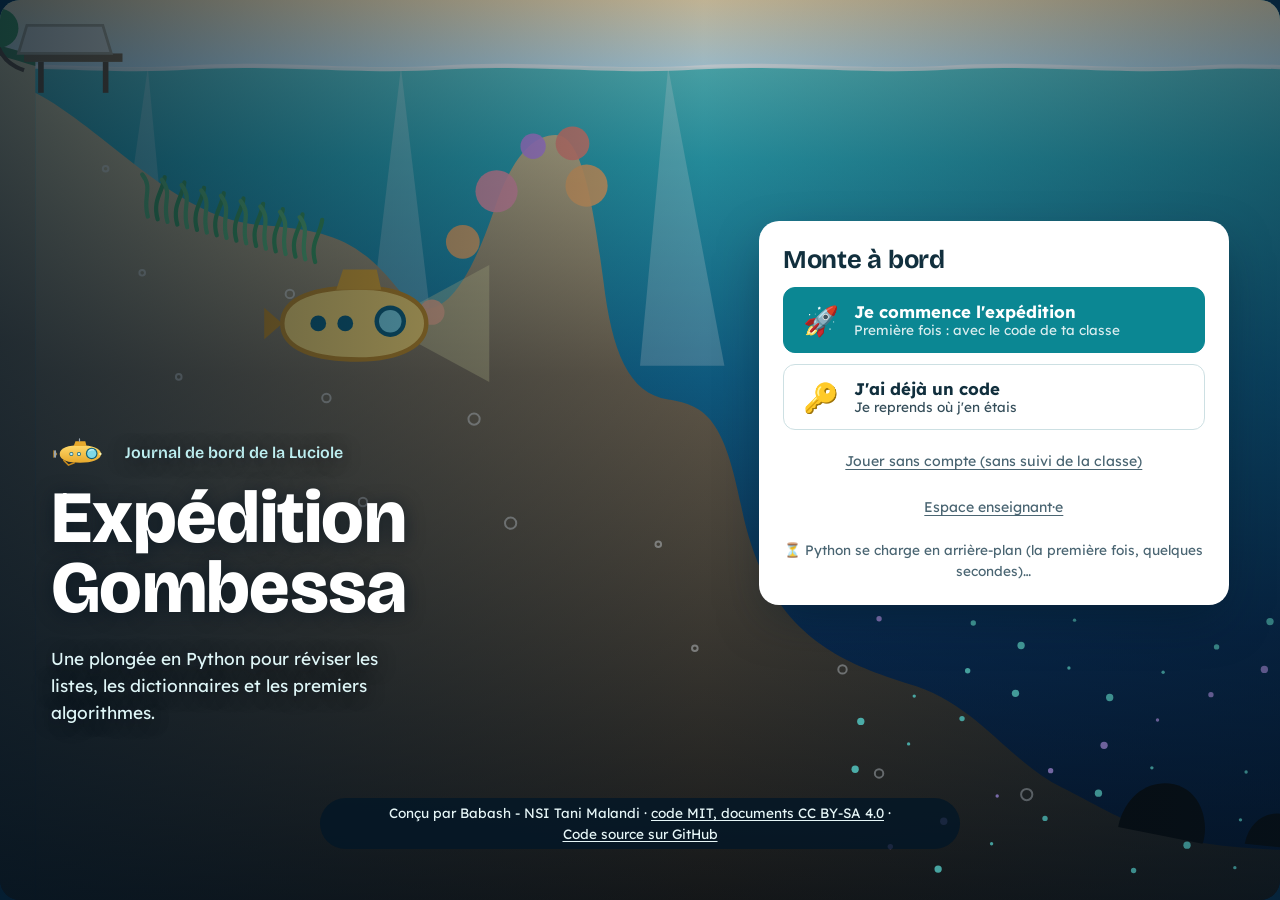
<file: index.html>
<!doctype html>
<html lang="fr" data-theme="lagon">
<head>
  <meta charset="utf-8">
  <meta name="viewport" content="width=device-width, initial-scale=1, viewport-fit=cover">
  <meta name="theme-color" content="#062a3d">
  <title>Expédition Gombessa · Python, listes et dictionnaires</title>
  <meta name="description" content="Une plongée en Python à la recherche du cœlacanthe, pour réviser les listes, les dictionnaires et les algorithmes de base (NSI).">
  <link rel="icon" href="img/icone.svg" type="image/svg+xml">
  <link rel="preconnect" href="https://fonts.googleapis.com">
  <link rel="preconnect" href="https://fonts.gstatic.com" crossorigin>
  <link href="https://fonts.googleapis.com/css2?family=Bangers&family=Bricolage+Grotesque:opsz,wght@12..96,600;12..96,800&family=JetBrains+Mono:wght@400;600;700&family=Lexend:wght@400;500;600&display=swap" rel="stylesheet">
  <link rel="stylesheet" href="css/style.css">
  <link rel="stylesheet" href="css/manga.css">
</head>
<body>
  <div id="app">
    <div class="chargement-initial">
      <p>Préparation de la Luciole…</p>
      <noscript>Ce jeu a besoin de JavaScript : active-le dans ton navigateur.</noscript>
    </div>
  </div>
  <div id="toasts" aria-live="polite"></div>

  <script src="js/config.js"></script>
  <script src="vendor/ace/ace.js"></script>
  <script src="vendor/ace/ext-language_tools.js"></script>
  <script src="js/core/util.js"></script>
  <script src="js/ui/visu.js"></script>
  <script src="js/data/univers.js"></script>
  <script src="js/data/missions-principales.js"></script>
  <script src="js/data/missions-bonus.js"></script>
  <script src="js/data/memo.js"></script>
  <script src="js/core/harness-source.js"></script>
  <script src="js/core/python.js"></script>
  <script src="js/core/store.js"></script>
  <script src="js/core/editeur.js"></script>
  <script src="js/ui/illustrations.js"></script>
  <script src="js/ui/persos.js"></script>
  <script src="js/ui/manga.js"></script>
  <script src="js/ui/panneaux.js"></script>
  <script src="js/ui/plongee.js"></script>
  <script src="js/ui/activites.js"></script>
  <script src="js/ui/mission.js"></script>
  <script src="js/ui/outils.js"></script>
  <script src="js/ui/app.js"></script>
</body>
</html>
</file>
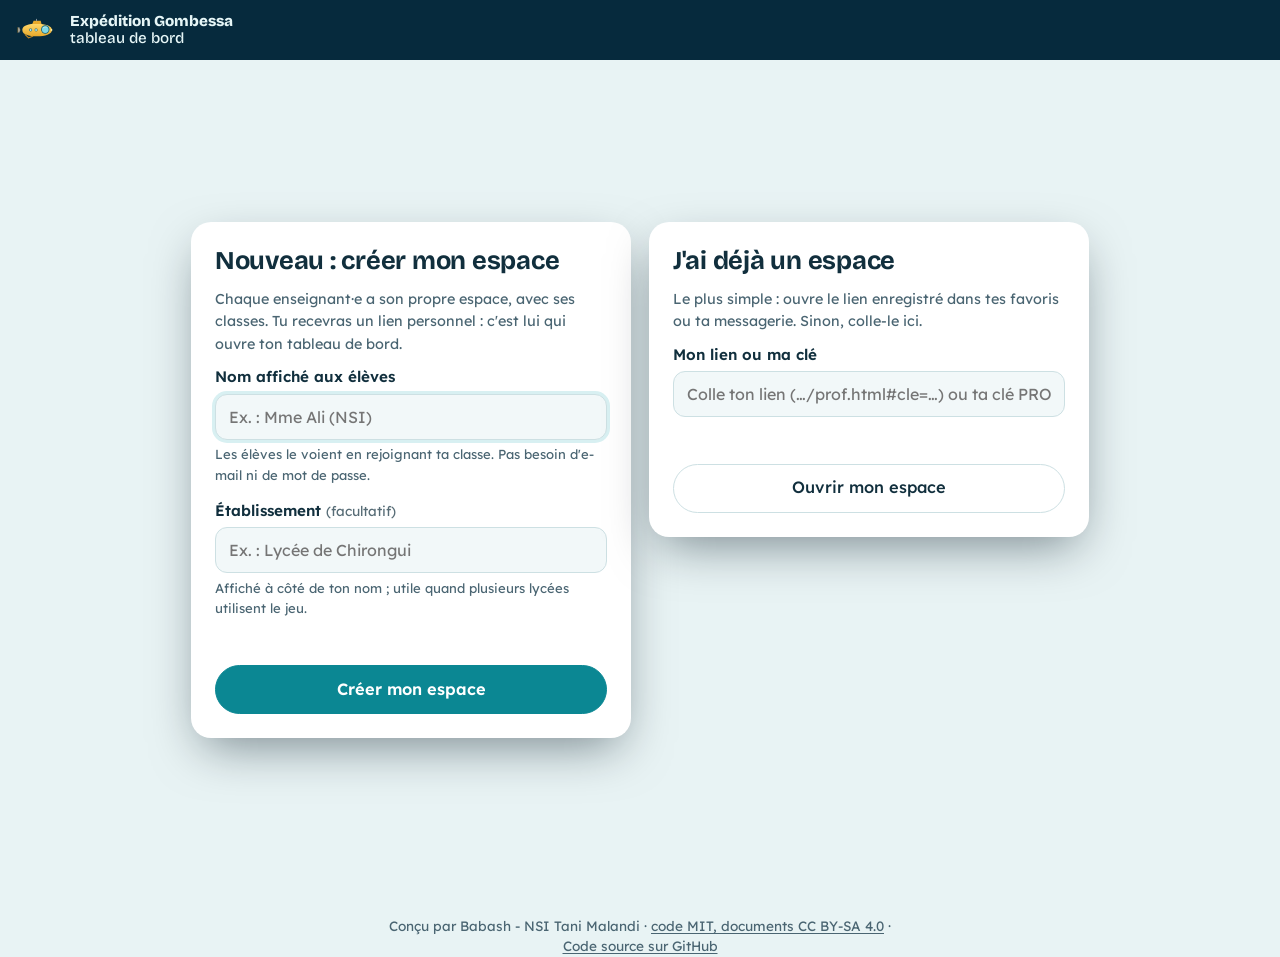
<file: prof.html>
<!doctype html>
<html lang="fr" data-theme="lagon">
<head>
  <meta charset="utf-8">
  <meta name="viewport" content="width=device-width, initial-scale=1">
  <title>Tableau de bord de l'enseignant·e · Expédition Gombessa</title>
  <meta name="robots" content="noindex">
  <link rel="icon" href="img/icone.svg" type="image/svg+xml">
  <link rel="preconnect" href="https://fonts.googleapis.com">
  <link rel="preconnect" href="https://fonts.gstatic.com" crossorigin>
  <link href="https://fonts.googleapis.com/css2?family=Bricolage+Grotesque:opsz,wght@12..96,600;12..96,800&family=JetBrains+Mono:wght@400;600;700&family=Lexend:wght@400;500;600&display=swap" rel="stylesheet">
  <link rel="stylesheet" href="css/style.css">
  <link rel="stylesheet" href="css/prof.css">
</head>
<body class="page-prof">
  <div id="app"><div class="chargement-initial"><p>Chargement…</p></div></div>
  <div id="toasts" aria-live="polite"></div>

  <script src="js/config.js"></script>
  <script src="js/core/util.js"></script>
  <script src="js/ui/visu.js"></script>
  <script src="js/data/univers.js"></script>
  <script src="js/data/missions-principales.js"></script>
  <script src="js/data/missions-bonus.js"></script>
  <script src="js/ui/illustrations.js"></script>
  <script src="js/ui/persos.js"></script>
  <script src="js/ui/panneaux.js"></script>
  <script src="vendor/qrcode/qrcode.js"></script>
  <script src="js/prof.js"></script>
</body>
</html>
</file>
<file: css/style.css>
/* =============================================================================
   Expédition Gombessa — feuille de style
   Couleurs : lagon (action), balise (rappels, indices), corail (erreurs),
   herbier (réussite). Les thèmes redéfinissent seulement les variables.
   Pensée pour le téléphone d'abord : une colonne, gros boutons, barre en bas.
   ============================================================================= */

:root {
  --fond: #e8f3f4;
  --surface: #ffffff;
  --surface-2: #f2f8f9;
  --texte: #112f3d;
  --texte-doux: #4a6572;
  --trait: #cde0e3;
  --accent: #0b8793;
  --accent-fort: #075f6b;
  --accent-texte: #ffffff;
  --accent-fond: #d8f0f2;
  --entete: #062a3d;
  --entete-texte: #e6f6f7;
  --balise: #8a5d00;
  --balise-bord: #f2c14e;
  --balise-fond: #fff5d6;
  --corail: #b42f3f;
  --corail-bord: #ef8a91;
  --corail-fond: #fde9ea;
  --herbier: #1d6f40;
  --herbier-bord: #6cc28c;
  --herbier-fond: #e1f4e7;
  --objectif: #0f5fa8;
  --objectif-fond: #e4f0fc;
  --objectif-bord: #77aee6;
  --ombre: 0 1px 2px rgba(6, 42, 61, .07), 0 8px 24px -12px rgba(6, 42, 61, .2);
  --ombre-forte: 0 18px 50px -12px rgba(3, 22, 34, .5);

  --police-titre: "Bricolage Grotesque", "Trebuchet MS", system-ui, sans-serif;
  --police-texte: "Lexend", "Segoe UI", system-ui, -apple-system, sans-serif;
  --police-code: "JetBrains Mono", ui-monospace, "Cascadia Mono", Menlo, Consolas, monospace;

  --r-petit: 6px;
  --r-moyen: 12px;
  --r-grand: 20px;
  --entete-h: 60px;
  --barre-bas-h: 0px;

  --indent-1: rgba(242, 193, 78, .22);
  --indent-2: rgba(11, 135, 147, .16);
  --indent-3: rgba(176, 108, 214, .15);
  --indent-4: rgba(229, 72, 77, .12);
  --indent-trait: rgba(17, 47, 61, .22);
  --tk-k: #8250df; --tk-s: #14853f; --tk-n: #b35900; --tk-c: #6f8189; --tk-b: #0b6ebd; --tk-f: #b0306f;
}

[data-theme="herbier"] {
  --fond: #f5f1dd; --surface: #fffdf3; --surface-2: #faf6e4; --texte: #24301a; --texte-doux: #5c6646; --trait: #e3dcb8;
  --accent: #3f7d2c; --accent-fort: #2f5f20; --accent-texte: #fffef6; --accent-fond: #e5efd5;
  --entete: #22381c; --entete-texte: #f3f6e4;
  --indent-1: rgba(232, 182, 49, .26); --indent-2: rgba(63, 125, 44, .16); --indent-3: rgba(181, 101, 29, .14); --indent-4: rgba(184, 50, 58, .11);
}
[data-theme="abysses"], [data-theme="lumieres"], [data-theme="corail"] {
  --fond: #07111f; --surface: #0e1b31; --surface-2: #13233f; --texte: #e2eaf8; --texte-doux: #98a8c7; --trait: #213457;
  --accent: #4fb3ff; --accent-fort: #8fcfff; --accent-texte: #04172e; --accent-fond: #12305a;
  --entete: #030a15; --entete-texte: #d7e4fb;
  --balise: #ffd36e; --balise-bord: #806626; --balise-fond: #252012;
  --corail: #ff8f9b; --corail-bord: #7f3643; --corail-fond: #2d1520;
  --herbier: #72e2b2; --herbier-bord: #2a6c55; --herbier-fond: #0f2f29;
  --objectif: #9cc9ff; --objectif-fond: #10294a; --objectif-bord: #3d6aa3;
  --ombre: 0 1px 2px rgba(0, 0, 0, .4), 0 12px 30px -14px rgba(0, 0, 0, .7);
  --indent-1: rgba(255, 211, 110, .19); --indent-2: rgba(79, 179, 255, .2); --indent-3: rgba(190, 140, 255, .19); --indent-4: rgba(255, 143, 155, .16);
  --indent-trait: rgba(226, 234, 248, .2);
  --tk-k: #c9a3ff; --tk-s: #93e2a5; --tk-n: #ffbf73; --tk-b: #7cc4ff; --tk-f: #ff93c1; --tk-c: #8195a6;
}
[data-theme="lumieres"] {
  --fond: #050b14; --surface: #0a1524; --surface-2: #0f1c30; --trait: #1b2c44;
  --accent: #45f0de; --accent-fort: #8ff7ec; --accent-texte: #03201d; --accent-fond: #0e3236;
  --objectif: #8ff7ec; --objectif-fond: #0c2a30; --objectif-bord: #2a8a86;
}
[data-theme="corail"] {
  --fond: #1a1012; --surface: #24171a; --surface-2: #2c1c20; --texte: #f7e8e6; --texte-doux: #c6a7a4; --trait: #45292e;
  --accent: #ff8a6b; --accent-fort: #ffb39d; --accent-texte: #2a0e06; --accent-fond: #4a2420;
  --entete: #120a0b; --entete-texte: #fbe9e5;
  --objectif: #ffc4a8; --objectif-fond: #3a1f1a; --objectif-bord: #8f4a3a;
}
[data-theme="nudibranche"] {
  --fond: #f4effb; --surface: #fffdff; --surface-2: #f8f3fd; --texte: #2a1d3d; --texte-doux: #67597d; --trait: #e2d7f1;
  --accent: #7a3fb6; --accent-fort: #5b2a8c; --accent-texte: #fffaff; --accent-fond: #ece0f8;
  --entete: #2a1440; --entete-texte: #f6edff;
  --balise: #8a4b00; --balise-bord: #f6a33b; --balise-fond: #ffecd2;
  --objectif: #5b2a8c; --objectif-fond: #efe5fb; --objectif-bord: #b48ae6;
  --indent-1: rgba(246, 163, 59, .24); --indent-2: rgba(122, 63, 182, .14); --indent-3: rgba(20, 140, 140, .12); --indent-4: rgba(184, 50, 58, .11);
}

/* ----------------------------------------------------------------------------- base */
*, *::before, *::after { box-sizing: border-box; }
html { -webkit-text-size-adjust: 100%; scroll-padding-top: calc(var(--entete-h) + 8px); scroll-padding-bottom: calc(var(--barre-bas-h) + 16px); }
body {
  margin: 0; background: var(--fond); color: var(--texte);
  font-family: var(--police-texte); font-size: 16px; line-height: 1.55;
  -webkit-font-smoothing: antialiased; overflow-x: hidden;
}
h1, h2, h3 { font-family: var(--police-titre); line-height: 1.15; margin: 0 0 .5em; letter-spacing: -.01em; }
p { margin: 0 0 .7em; }
code, kbd, pre { font-family: var(--police-code); }
code { font-size: .9em; background: var(--surface-2); border: 1px solid var(--trait); padding: .05em .35em; border-radius: 5px; overflow-wrap: anywhere; }
a { color: var(--accent-fort); }
:focus-visible { outline: 3px solid var(--balise-bord); outline-offset: 2px; }
[hidden] { display: none !important; }
.sr { position: absolute; width: 1px; height: 1px; overflow: hidden; clip: rect(0 0 0 0); white-space: nowrap; }
.vide { color: var(--texte-doux); font-style: italic; }
.aide-texte { color: var(--texte-doux); font-size: .9rem; }
.grand { font-size: 1.8rem; line-height: 1; }
.chargement-initial { display: grid; place-items: center; min-height: 100vh; color: var(--texte-doux); }
.logo { display: inline-block; width: 44px; flex: none; }
.logo svg { display: block; width: 100%; height: auto; }

/* ----------------------------------------------------------------------------- boutons */
.bouton {
  display: inline-flex; align-items: center; justify-content: center; gap: .45em; min-height: 42px;
  font: 500 .95rem/1.2 var(--police-texte); color: var(--texte);
  background: var(--surface); border: 1.5px solid var(--trait); border-radius: 999px;
  padding: .55em 1.1em; cursor: pointer; transition: background .15s, border-color .15s, transform .1s;
}
.bouton:hover:not(:disabled) { border-color: var(--accent); }
.bouton:active:not(:disabled) { transform: translateY(1px); }
.bouton:disabled { opacity: .55; cursor: not-allowed; }
.bouton.principal { background: var(--accent); border-color: var(--accent); color: var(--accent-texte); font-weight: 600; }
.bouton.principal:hover:not(:disabled) { background: var(--accent-fort); border-color: var(--accent-fort); }
.bouton.discret { background: transparent; border-color: transparent; color: var(--texte-doux); padding: .45em .7em; }
.bouton.discret:hover:not(:disabled) { background: var(--surface-2); border-color: var(--trait); color: var(--texte); }
.bouton.petit { font-size: .85rem; padding: .4em .85em; min-height: 36px; }
.bouton.large { width: 100%; padding: .85em 1.2em; font-size: 1.02rem; }
.lien {
  background: none; border: none; padding: .3em 0; color: var(--accent-fort); font: inherit; font-size: .92rem;
  cursor: pointer; text-decoration: underline; text-underline-offset: 3px; text-decoration-thickness: 1px; text-align: left;
}
.lien:hover { text-decoration-thickness: 2px; }
kbd { font-size: .7em; padding: .1em .45em; border-radius: 4px; background: rgba(255, 255, 255, .2); border: 1px solid rgba(255, 255, 255, .35); }
.bouton-fermer {
  width: 40px; height: 40px; flex: none; border-radius: 50%; border: 1px solid transparent; background: transparent;
  color: var(--texte-doux); font-size: 1.1rem; cursor: pointer;
}
.bouton-fermer:hover { background: var(--surface-2); border-color: var(--trait); color: var(--texte); }
.bouton-lire { border: none; background: transparent; cursor: pointer; font-size: 1rem; opacity: .6; padding: .35rem; border-radius: 50%; flex: none; }
.bouton-lire:hover, .bouton-lire.lecture-en-cours { opacity: 1; background: var(--surface-2); }

/* ----------------------------------------------------------------------------- accueil */
.accueil { position: relative; min-height: 100vh; min-height: 100dvh; display: grid; grid-template-columns: minmax(0, 1.2fr) minmax(320px, 470px); align-items: center; gap: 24px; padding: clamp(16px, 4vw, 56px); overflow: hidden; background: #0b3554; }
.accueil-decor, .histoire-decor { position: absolute; inset: 0; }
.plongee-svg.decor { width: 100%; height: 100%; display: block; }
.accueil-decor::after { content: ""; position: absolute; inset: 0; background: linear-gradient(90deg, rgba(3, 22, 38, .75) 0%, rgba(3, 22, 38, .25) 55%, rgba(3, 22, 38, .55) 100%); }
.accueil-titre { position: relative; z-index: 1; color: #fff; text-shadow: 0 2px 18px rgba(0, 16, 30, .6); align-self: end; padding-bottom: 4vh; }
.marque-accueil { display: flex; align-items: center; gap: .6rem; font-family: var(--police-titre); font-weight: 600; margin-bottom: .8rem; color: #bdeef0; }
.marque-accueil .logo { width: 64px; }
.accueil-titre h1 { font-size: clamp(2.4rem, 6vw, 4.6rem); font-weight: 800; line-height: .95; margin-bottom: .3em; }
.accueil-titre p { font-size: 1.08rem; max-width: 36ch; color: #dff6f7; }
.carte-connexion { position: relative; z-index: 1; background: var(--surface); border-radius: var(--r-grand); padding: 1.5rem; box-shadow: var(--ombre-forte); width: 100%; }
.carte-connexion h2 { font-size: 1.6rem; }
/* La ligne de crédits (accueil et tableau de bord) : discrète, mais contrastée et lisible sur téléphone */
.credits { font-size: .85rem; line-height: 1.5; color: var(--texte-doux); text-align: center; margin: 1rem auto 0; padding: 0 1rem; max-width: 80ch; }
.credits a { color: inherit; text-decoration: underline; text-underline-offset: 2px; white-space: nowrap; }
.accueil > .credits { grid-column: 1 / -1; position: relative; z-index: 1; justify-self: center; margin: 0; padding: .3rem .9rem; border-radius: 999px; color: #e6f6f7; background: rgba(3, 22, 38, .82); }
.accueil { grid-template-rows: 1fr auto; }
@media (max-width: 900px) { .accueil { grid-template-rows: none; } }
.choix-depart { display: flex; flex-direction: column; gap: .7rem; }
.choix-depart-bouton { justify-content: flex-start; gap: .9rem; text-align: left; border-radius: var(--r-moyen); padding: .9rem 1rem; }
.choix-depart-bouton strong { display: block; font-size: 1.05rem; }
.choix-depart-bouton small { display: block; font-weight: 400; opacity: .85; font-size: .85rem; }
.formulaire { display: flex; flex-direction: column; gap: .85rem; }
.champ { display: flex; flex-direction: column; gap: .3rem; }
.etiquette { font-weight: 600; font-size: .95rem; }
.champ input, .champ select, .memo-recherche, .saisie-champ {
  font: 400 1rem var(--police-texte); color: var(--texte); background: var(--surface-2); min-height: 46px;
  border: 1.5px solid var(--trait); border-radius: var(--r-moyen); padding: .65em .85em; width: 100%;
}
.champ input:focus, .champ select:focus, .memo-recherche:focus, .saisie-champ:focus { outline: none; border-color: var(--accent); box-shadow: 0 0 0 3px var(--accent-fond); }
.champ-code { font-family: var(--police-code) !important; font-size: 1.15rem !important; letter-spacing: .06em; text-transform: uppercase; }
.avatars-depart { display: flex; gap: .5rem; flex-wrap: wrap; }
.avatars-depart input { position: absolute; opacity: 0; pointer-events: none; }
.avatars-depart label { font-size: 1.8rem; width: 58px; height: 58px; display: grid; place-items: center; border-radius: 16px; border: 2px solid var(--trait); background: var(--surface-2); cursor: pointer; }
.avatars-depart input:checked + label { border-color: var(--accent); background: var(--accent-fond); transform: scale(1.05); }
.avatars-depart input:focus-visible + label { outline: 3px solid var(--balise-bord); }
.message-formulaire { color: var(--corail); font-weight: 500; min-height: 1.2em; margin: 0; }
.lien-hors-ligne { display: block; margin: 1rem auto 0; font-size: .88rem; color: var(--texte-doux); text-align: center; }
.etat-chargement { text-align: center; color: var(--texte-doux); font-size: .85rem; margin: 1rem 0 0; }
.carte-retour { text-align: center; }
.retour-avatar { font-size: 3.4rem; line-height: 1; margin-bottom: .4rem; }
.carte-retour .bouton { margin: .4rem 0 .6rem; }
.champ-reprise summary { cursor: pointer; color: var(--accent-fort); font-size: .92rem; }
.champ-reprise .champ { margin-top: .5rem; }
.code-expedition {
  font: 700 clamp(1.4rem, 6vw, 2rem) var(--police-code); letter-spacing: .06em; text-align: center; color: var(--entete);
  background: repeating-linear-gradient(-45deg, var(--balise-fond), var(--balise-fond) 10px, color-mix(in srgb, var(--balise-fond) 70%, var(--surface)) 10px, color-mix(in srgb, var(--balise-fond) 70%, var(--surface)) 20px);
  border: 3px dashed var(--balise-bord); border-radius: var(--r-moyen); padding: .7rem .5rem; margin: .6rem 0; user-select: all; overflow-wrap: anywhere;
}
[data-theme="abysses"] .code-expedition, [data-theme="lumieres"] .code-expedition, [data-theme="corail"] .code-expedition { color: var(--balise); }
.code-expedition.petit { font-size: 1.25rem; }
.code-conseils { list-style: none; padding: 0; margin: .4rem 0 .8rem; display: grid; gap: .3rem; font-size: .93rem; }
.case-a-cocher { display: flex; gap: .7rem; align-items: center; font-weight: 600; background: var(--surface-2); border: 1.5px solid var(--trait); border-radius: var(--r-moyen); padding: .7rem .9rem; margin-bottom: .8rem; cursor: pointer; }
.case-a-cocher input { width: 24px; height: 24px; accent-color: var(--accent); }

/* ----------------------------------------------------------------------------- histoire */
.histoire { position: relative; min-height: 100vh; min-height: 100dvh; background: #0b3554; overflow: hidden; display: flex; align-items: center; justify-content: center; padding: 16px; }
.histoire-decor::after { content: ""; position: absolute; inset: 0; background: rgba(3, 22, 38, .35); }
.histoire-cadre { position: relative; width: min(680px, 100%); background: color-mix(in srgb, var(--surface) 95%, transparent); border-radius: var(--r-grand); padding: 1.4rem; box-shadow: var(--ombre-forte); max-height: calc(100dvh - 32px); display: flex; flex-direction: column; }
.histoire-marque { display: flex; align-items: center; gap: .5rem; font-family: var(--police-titre); font-weight: 600; color: var(--accent-fort); margin-bottom: 1rem; }
.histoire-gombessa { max-width: 320px; margin: 0 auto 1rem; border-radius: var(--r-moyen); overflow: hidden; box-shadow: var(--ombre); }
.histoire-gombessa svg { display: block; width: 100%; height: auto; }
.histoire-fil { overflow-y: auto; display: flex; flex-direction: column; gap: .8rem; padding-right: 4px; }
.histoire-boutons { display: flex; justify-content: space-between; align-items: center; margin-top: 1.2rem; gap: 1rem; }
.histoire-boutons .bouton { width: auto; }

/* ----------------------------------------------------------------------------- bulles */
.bulle { display: grid; grid-template-columns: 48px minmax(0, 1fr) auto; gap: .65rem; align-items: start; }
.portrait { width: 48px; height: 48px; border-radius: 50%; overflow: hidden; flex: none; border: 2.5px solid color-mix(in srgb, var(--perso, var(--accent)) 60%, transparent); background: var(--surface); }
.portrait svg { display: block; width: 100%; height: 100%; }
.bulle-texte { background: var(--surface); border: 1px solid var(--trait); border-radius: 4px var(--r-moyen) var(--r-moyen) var(--r-moyen); padding: .6rem .85rem; }
.bulle-nom { display: flex; flex-wrap: wrap; gap: .1rem .5rem; align-items: baseline; font-size: .8rem; margin-bottom: .15rem; }
.bulle-nom strong { color: color-mix(in srgb, var(--perso) 75%, var(--texte)); font-size: .9rem; }
.bulle-nom span { color: var(--texte-doux); }
.bulle-contenu p:last-child { margin: 0; }
.bulle-luci .bulle-texte { background: var(--entete); color: var(--entete-texte); border-color: transparent; }
.bulle-luci .bulle-nom strong { color: #6ff7e8; }
.bulle-luci .bulle-nom span { color: #9cc3cc; }
.bulle-luci code { background: rgba(255, 255, 255, .1); border-color: rgba(255, 255, 255, .2); color: #e6fbff; }
.bulle-luci .bouton-lire { filter: none; }
.bulle-narration .bulle-texte { background: var(--balise-fond); border-color: var(--balise-bord); font-style: italic; }
.bulle-narration .bulle-nom { font-style: normal; }
.bulle.apparait { animation: apparition .35s ease-out both; }
@keyframes apparition { from { opacity: 0; transform: translateY(8px); } to { opacity: 1; transform: none; } }

/* ----------------------------------------------------------------------------- en-tête du jeu */
.barre {
  position: sticky; top: 0; z-index: 30; height: var(--entete-h); display: flex; align-items: center; gap: .8rem;
  padding: 0 12px; background: var(--entete); color: var(--entete-texte);
}
.marque { display: flex; align-items: center; gap: .5rem; background: none; border: none; color: inherit; cursor: pointer; padding: 0; font: 500 .95rem/1.1 var(--police-titre); text-align: left; flex: none; }
.marque .logo { width: 46px; }
.marque strong { display: block; font-weight: 800; }
.jauge { display: flex; align-items: center; gap: .45rem; flex: none; font-size: .85rem; }
.jauge-tube { width: 8px; height: 34px; border-radius: 99px; background: rgba(255, 255, 255, .15); display: flex; align-items: flex-start; overflow: hidden; }
.jauge-tube > span { width: 100%; background: linear-gradient(#6ff7e8, #2a6fd6); border-radius: 99px; transition: height .8s ease; }
.jauge-prof { font: 700 1rem var(--police-code); color: #6ff7e8; }
.jauge-nom { opacity: .8; white-space: nowrap; max-width: 16ch; overflow: hidden; text-overflow: ellipsis; }
.fil-chapitre { display: flex; align-items: center; gap: .7rem; min-width: 0; flex: 1; justify-content: center; }
.fil-points { display: flex; gap: 6px; list-style: none; margin: 0; padding: 0; }
.fil-points button {
  width: 30px; height: 30px; border-radius: 50%; border: 1.5px solid rgba(255, 255, 255, .35); background: transparent;
  color: inherit; font: 600 .78rem var(--police-texte); cursor: pointer;
}
.fil-points button.fait { background: rgba(111, 214, 154, .25); border-color: #6fd69a; color: #c9f5da; }
.fil-points button.actuel { background: #f2c14e; border-color: #f2c14e; color: #2a2000; }
.fil-points button:disabled { opacity: .35; cursor: default; }
.actions { display: flex; align-items: center; gap: 2px; flex: none; }
.bouton-entete {
  display: flex; align-items: center; gap: .35rem; background: transparent; border: 1px solid transparent; color: inherit;
  border-radius: 999px; padding: .45em .7em; font: 500 .88rem var(--police-texte); cursor: pointer; min-height: 40px;
}
.bouton-entete:hover { background: rgba(255, 255, 255, .1); border-color: rgba(255, 255, 255, .2); }
.bouton-entete .icone { font-size: 1.1rem; }
.sync { width: 16px; text-align: center; font-size: .9rem; flex: none; }
.sync.ok::before, .sync.local::before, .sync.attente::before, .sync.inconnu::before { content: ""; display: inline-block; width: 8px; height: 8px; border-radius: 50%; background: #6fd69a; }
.sync.local::before { background: rgba(255, 255, 255, .4); }
.sync.attente::before, .sync.inconnu::before { background: #f2c14e; }
.puce-profil {
  display: flex; align-items: center; gap: .55rem; background: rgba(255, 255, 255, .08); border: 1px solid rgba(255, 255, 255, .18);
  color: inherit; border-radius: 999px; padding: 4px 12px 4px 4px; cursor: pointer; font: inherit; text-align: left; flex: none;
}
.puce-profil:hover { background: rgba(255, 255, 255, .14); }
.puce-avatar { width: 38px; height: 38px; display: grid; place-items: center; font-size: 1.4rem; background: rgba(255, 255, 255, .12); border-radius: 50%; }
.puce-infos { display: flex; flex-direction: column; line-height: 1.15; min-width: 120px; }
.puce-nom { font-weight: 600; font-size: .9rem; }
.puce-rang { font-size: .74rem; opacity: .85; }
.barre-progres { display: block; height: 6px; background: var(--surface-2); border-radius: 99px; overflow: hidden; border: 1px solid var(--trait); }
.barre-progres > span { display: block; height: 100%; background: linear-gradient(90deg, var(--accent), #f2c14e); border-radius: 99px; transition: width .6s ease; }
.barre-progres.mini { height: 4px; margin-top: 3px; background: rgba(255, 255, 255, .15); border: none; }
.barre-progres.large { height: 10px; margin: .4rem 0; }

/* ----------------------------------------------------------------------------- disposition du jeu */
.jeu { display: grid; grid-template-columns: minmax(340px, 42%) minmax(0, 1fr); height: calc(100vh - var(--entete-h)); height: calc(100dvh - var(--entete-h)); }
.colonne-dossier { min-width: 0; overflow-y: auto; padding: 20px 24px 60px; border-right: 1px solid var(--trait); display: flex; flex-direction: column; gap: 1rem; }
.espace-travail { position: relative; min-width: 0; overflow-y: auto; display: flex; flex-direction: column; gap: 1rem; padding: 20px 24px 80px; background: var(--surface-2); }

.mission-tete { display: flex; flex-direction: column; gap: .25rem; }
.mission-lieu { font-size: .85rem; color: var(--accent-fort); font-weight: 600; letter-spacing: .01em; }
.mission-titre { font-size: clamp(1.6rem, 2.6vw, 2.2rem); font-weight: 800; margin: .1rem 0 .3rem; }
.mission-etat { display: flex; gap: .4rem; flex-wrap: wrap; }
.pastille { font-size: .76rem; font-weight: 500; padding: .2em .7em; border-radius: 99px; background: var(--surface); border: 1px solid var(--trait); color: var(--texte-doux); }
.pastille.reussie { background: var(--herbier-fond); border-color: var(--herbier-bord); color: var(--herbier); }
.recit { display: flex; flex-direction: column; gap: .7rem; }

/* L'objectif : toujours en haut, très visible */
.objectif {
  display: grid; grid-template-columns: auto minmax(0, 1fr) auto; gap: .75rem; align-items: start;
  background: var(--objectif-fond); border: 2px solid var(--objectif-bord); border-left: 7px solid var(--objectif);
  border-radius: var(--r-moyen); padding: .85rem 1rem; box-shadow: var(--ombre);
}
.objectif-icone { font-size: 1.8rem; line-height: 1; }
.objectif-titre { display: flex; flex-wrap: wrap; align-items: center; gap: .4rem .6rem; font: 800 .82rem var(--police-titre); text-transform: uppercase; letter-spacing: .08em; color: var(--objectif); margin-bottom: .2rem; }
.objectif-texte p { margin: 0; font-size: 1.12rem; font-weight: 600; line-height: 1.4; }
.badge-competence { text-transform: none; letter-spacing: 0; font: 600 .78rem var(--police-texte); background: var(--surface); color: var(--texte); border: 1.5px solid var(--objectif-bord); border-radius: 99px; padding: .1em .65em; }

.rappel { background: var(--balise-fond); border: 1.5px solid var(--balise-bord); border-radius: var(--r-moyen); }
.rappel summary { cursor: pointer; padding: .75rem 1rem; display: flex; gap: .55rem; align-items: center; font-size: .98rem; list-style: none; min-height: 48px; }
.rappel summary::-webkit-details-marker { display: none; }
.rappel summary::after { content: "▾"; margin-left: auto; color: var(--balise); transition: transform .2s; }
.rappel:not([open]) summary::after { transform: rotate(-90deg); }
.rappel summary strong { color: var(--balise); }
.rappel-corps { padding: 0 1rem 1rem; }
.rappel-corps ul, .rappel-corps ol, .consigne ul, .consigne ol { margin: .2em 0 .8em; padding-left: 1.3em; }
.rappel-anim { margin: .6rem 0; }

.consigne { background: var(--surface); border: 1px solid var(--trait); border-left: 5px solid var(--accent); border-radius: var(--r-moyen); padding: .9rem 1.1rem; }
.consigne h2, .dossier-donnees h2, .aides h2 { font-size: 1.1rem; margin-bottom: .5rem; }
.consigne ol li { margin-bottom: .3em; }
.consigne ol li::marker { font-weight: 700; color: var(--accent-fort); }
.consigne > div > :last-child { margin-bottom: 0; }
.dossier-donnees { background: var(--surface); border: 1px dashed var(--trait); border-radius: var(--r-moyen); padding: .9rem 1.1rem; }
.dossier-dessin { margin-top: .6rem; }

.aides { display: flex; flex-direction: column; gap: .5rem; }
.aide-info { margin: 0; color: var(--texte-doux); font-size: .9rem; }
.bouton-indice, .bouton-solution {
  width: 100%; text-align: left; display: flex; flex-direction: column; gap: .1rem; cursor: pointer; min-height: 52px;
  background: var(--surface); border: 1.5px solid var(--balise-bord); border-radius: var(--r-moyen); padding: .65rem .9rem;
  font: 600 .95rem var(--police-texte); color: var(--texte);
}
.bouton-indice small, .bouton-solution small { font-weight: 400; color: var(--texte-doux); font-size: .82rem; }
.bouton-indice:hover:not(:disabled) { background: var(--balise-fond); }
.bouton-indice:disabled, .bouton-solution:disabled { border-style: dashed; border-color: var(--trait); cursor: not-allowed; color: var(--texte-doux); }
.bouton-solution { border-color: var(--corail-bord); }
.bouton-solution:hover:not(:disabled) { background: var(--corail-fond); }
.indice.vu, .solution { background: var(--balise-fond); border: 1.5px solid var(--balise-bord); border-radius: var(--r-moyen); padding: .7rem .9rem; }
.solution { background: var(--surface); border-color: var(--corail-bord); }
.indice-titre { font-weight: 700; font-size: .85rem; color: var(--balise); margin-bottom: .2rem; }
.solution .indice-titre { color: var(--corail); }
.indice-texte p:last-child { margin: 0; }
.aide-prof { font-size: .85rem; color: var(--texte-doux); margin: .2rem 0 0; }

/* ----------------------------------------------------------------------------- code statique */
.bloc-code { position: relative; margin: .5rem 0 .8rem; }
.bloc-code:has(.bouton-essayer) { margin-top: 1.1rem; }
.code-statique {
  margin: 0; padding: .75rem .9rem; background: var(--surface); border: 1px solid var(--trait); border-radius: var(--r-petit);
  font-size: .86rem; line-height: 1.55; overflow-x: auto; white-space: pre; tab-size: 4; color: var(--texte);
}
.rappel .code-statique { background: color-mix(in srgb, var(--surface) 82%, var(--balise-fond)); }
.bouton-essayer {
  position: absolute; top: -12px; right: 10px; z-index: 1; font: 600 .74rem var(--police-texte); border-radius: 99px; cursor: pointer;
  background: var(--accent-fond); color: var(--accent-fort); border: 1px solid color-mix(in srgb, var(--accent) 40%, transparent); padding: .3em .75em;
}
.bouton-essayer:hover { background: var(--accent); color: var(--accent-texte); }
.tk-k { color: var(--tk-k); font-weight: 600; }
.tk-s { color: var(--tk-s); }
.tk-n { color: var(--tk-n); }
.tk-c { color: var(--tk-c); font-style: italic; }
.tk-b { color: var(--tk-b); }
.tk-f { color: var(--tk-f); font-weight: 600; }

/* Code numéroté, lignes cliquables */
.code-numerote { background: var(--surface); border: 1px solid var(--trait); border-radius: var(--r-moyen); padding: .4rem 0; margin: .5rem 0 .8rem; overflow-x: auto; font: .9rem/1.55 var(--police-code); }
.code-ligne { display: flex; align-items: baseline; width: 100%; min-width: max-content; padding: .1rem .8rem .1rem 0; border: none; background: transparent; text-align: left; font: inherit; color: var(--texte); white-space: pre; }
.code-ligne .num { width: 2.6em; flex: none; text-align: right; padding-right: .9em; color: var(--texte-doux); opacity: .6; user-select: none; }
.code-ligne.surlignee { background: var(--balise-fond); box-shadow: inset 4px 0 0 var(--balise-bord); }
.code-numerote.cliquable .code-ligne { cursor: pointer; padding-top: .35rem; padding-bottom: .35rem; border-top: 1px dashed transparent; }
.code-numerote.cliquable .code-ligne:hover { background: var(--accent-fond); }
.code-ligne.coche { background: var(--accent-fond); box-shadow: inset 4px 0 0 var(--accent); }
.code-ligne.juste { background: var(--herbier-fond); box-shadow: inset 4px 0 0 var(--herbier); }
.code-ligne.faux { background: var(--corail-fond); box-shadow: inset 4px 0 0 var(--corail); animation: secousse .3s; }
.code-ligne.montre { outline: 2px dashed var(--balise-bord); outline-offset: -2px; }

.tableau-defile, .defile-x { overflow-x: auto; margin: .5rem 0 .8rem; -webkit-overflow-scrolling: touch; }
.tableau-md { border-collapse: collapse; font-size: .88rem; min-width: 100%; }
.tableau-md th, .tableau-md td { border: 1px solid var(--trait); padding: .4rem .6rem; text-align: left; vertical-align: top; }
.tableau-md th { background: var(--surface-2); }

/* ----------------------------------------------------------------------------- messages de vérification */
.verdict { flex: none; }
.v-message { border-radius: var(--r-moyen); padding: .7rem .9rem; border: 1.5px solid var(--trait); background: var(--surface); font-size: .95rem; }
.v-message p:last-child { margin-bottom: 0; }
.v-neutre { color: var(--texte-doux); }
.v-trous { background: var(--balise-fond); border-color: var(--balise-bord); }
.v-erreur { background: var(--corail-fond); border-color: var(--corail-bord); }
.v-pasencore { background: var(--balise-fond); border-color: var(--balise-bord); }
.v-reussi { background: var(--herbier-fond); border-color: var(--herbier-bord); color: var(--herbier); }
.v-titre { display: flex; align-items: center; gap: .45rem; margin-bottom: .35rem; font-size: 1rem; flex-wrap: wrap; }
.v-erreur .v-titre strong { color: var(--corail); }
.v-ligne { font-size: .85rem; color: var(--texte-doux); }
.v-code { margin: .3rem 0 .5rem; padding: .45rem .6rem; background: var(--surface); border-radius: var(--r-petit); border: 1px solid var(--corail-bord); font-size: .88rem; white-space: pre-wrap; }
.v-explication { margin-bottom: .45rem; }
.v-brut { font-size: .82rem; color: var(--texte-doux); }
.rouage { display: inline-block; width: 12px; height: 12px; border: 2px solid var(--accent); border-right-color: transparent; border-radius: 50%; animation: tourne .8s linear infinite; vertical-align: -1px; }
@keyframes tourne { to { transform: rotate(360deg); } }
@keyframes secousse { 25% { transform: translateX(-4px); } 75% { transform: translateX(4px); } }

/* ----------------------------------------------------------------------------- activité : étapes */
.travail-etapes { display: flex; flex-direction: column; gap: .8rem; }
.etapes-tete { display: flex; align-items: center; justify-content: space-between; gap: 1rem; flex-wrap: wrap; }
.etape-compte { margin: 0; font-weight: 600; color: var(--texte-doux); font-size: .9rem; }
.etapes-progression { display: flex; gap: 6px; }
.etape-point { width: 14px; height: 14px; border-radius: 50%; border: 2px solid var(--trait); background: var(--surface); }
.etape-point.fait { background: var(--herbier-bord); border-color: var(--herbier-bord); }
.etape-point.actuel { border-color: var(--accent); background: var(--accent-fond); transform: scale(1.25); }
.etape-carte { background: var(--surface); border: 1px solid var(--trait); border-radius: var(--r-grand); padding: clamp(16px, 3vw, 26px); box-shadow: var(--ombre); }
.etape-carte.apparait { animation: apparition .3s ease-out both; }
.etape-question { display: flex; gap: .5rem; align-items: flex-start; font-family: var(--police-titre); font-size: 1.28rem; font-weight: 600; line-height: 1.32; margin-bottom: .8rem; }
.etape-question > div { flex: 1; }
.etape-question p { margin: 0; }
.etape-question code { font-size: .85em; }
.etape-dessin { margin-bottom: .6rem; overflow-x: auto; }
.etape-reponse.verrouillee { pointer-events: none; }
.etape-retour { margin-top: .9rem; }
.etape-retour:empty { display: none; }
.etape-actions { display: flex; gap: .6rem; flex-wrap: wrap; margin-top: .9rem; align-items: center; }
.etape-actions:empty { display: none; }
.etapes-fin { text-align: center; padding: .6rem; }

.quiz-choix { display: grid; gap: .6rem; }
.choix {
  display: flex; align-items: center; gap: .8rem; width: 100%; text-align: left; cursor: pointer; min-height: 52px;
  background: var(--surface-2); border: 2px solid var(--trait); border-radius: var(--r-moyen); padding: .7rem .9rem;
  font: 500 1rem var(--police-texte); color: var(--texte); transition: border-color .15s, background .15s;
}
.choix:hover:not(:disabled) { border-color: var(--accent); background: var(--accent-fond); }
.choix:disabled { cursor: default; }
.choix-lettre { flex: none; width: 30px; height: 30px; display: grid; place-items: center; border-radius: 50%; background: var(--surface); border: 1.5px solid var(--trait); font-weight: 700; font-size: .85rem; }
.choix.coche { border-color: var(--accent); background: var(--accent-fond); }
.choix.juste { border-color: var(--herbier-bord); background: var(--herbier-fond); }
.choix.juste .choix-lettre { background: var(--herbier); color: #fff; border-color: var(--herbier); }
.choix.faux { border-color: var(--corail-bord); background: var(--corail-fond); opacity: .8; animation: secousse .3s; }
.choix.faux .choix-lettre { background: var(--corail); color: #fff; border-color: var(--corail); }
.choix.montre, .case.montre, .montre { outline: 3px dashed var(--balise-bord); outline-offset: 2px; }

/* Cases cliquables : liste, dictionnaire, grille */
.cases-cadre { overflow-x: auto; padding: .3rem 0 .4rem; }
.cases-nom { margin: 0 0 .3rem; }
.cases-liste { display: flex; flex-wrap: wrap; gap: 6px; }
.case {
  display: flex; flex-direction: column; align-items: center; gap: 2px; cursor: pointer; font: inherit; color: var(--texte);
  background: var(--surface); border: none; padding: 2px; border-radius: 10px; min-width: 52px;
}
.case-valeur { display: block; padding: .5rem .55rem; border: 2px solid var(--accent); border-radius: 9px; background: var(--accent-fond); font: .88rem var(--police-code); white-space: nowrap; min-width: 48px; text-align: center; }
.case:hover .case-valeur, .case:hover .case-cle { border-color: var(--accent-fort); transform: translateY(-2px); }
.case.coche .case-valeur { background: var(--balise-fond); border-color: var(--balise-bord); }
.case.juste .case-valeur, .case.juste .case-cle { background: var(--herbier-fond); border-color: var(--herbier); }
.case.faux .case-valeur, .case.faux .case-cle { background: var(--corail-fond); border-color: var(--corail); animation: secousse .3s; }
.cases-dico { display: flex; flex-direction: column; gap: 6px; align-items: flex-start; }
.case-paire { flex-direction: row; gap: .5rem; padding: 3px; }
.case-cle { display: block; padding: .4rem .55rem; border: 2px solid var(--balise-bord); border-radius: 9px; background: var(--balise-fond); font: .88rem var(--police-code); }
.cases-grille { border-collapse: separate; border-spacing: 4px; }
.cases-grille .case { min-width: 44px; }
.cases-grille .case { padding: .45rem .5rem; border: 2px solid var(--accent); background: var(--accent-fond); font: .85rem var(--police-code); }
.cases-grille .case.juste { background: var(--herbier-fond); border-color: var(--herbier); }
.cases-grille .case.faux { background: var(--corail-fond); border-color: var(--corail); }
.cases-grille .case.coche { background: var(--balise-fond); border-color: var(--balise-bord); }

.saisie-champ { max-width: 260px; font-family: var(--police-code); font-size: 1.1rem; }
.saisie-champ.juste { border-color: var(--herbier-bord); background: var(--herbier-fond); }
.saisie-champ.faux { border-color: var(--corail); background: var(--corail-fond); }

.associer { display: flex; flex-direction: column; gap: .55rem; }
.associer-ligne { display: grid; grid-template-columns: minmax(0, 1.1fr) auto minmax(0, 1fr); gap: .6rem; align-items: center; background: var(--surface-2); border: 1px solid var(--trait); border-radius: var(--r-moyen); padding: .55rem .7rem; }
.associer-gauche code { white-space: normal; }
.associer-fleche { color: var(--texte-doux); }
.associer-choix, .trou-choix {
  font: 500 .92rem var(--police-texte); color: var(--texte); background: var(--surface); border: 2px solid var(--trait); border-radius: 10px; padding: .45em .5em; min-height: 42px; max-width: 100%;
}
.trou-choix { font-family: var(--police-code); min-height: 34px; padding: .15em .3em; margin: 0 .1em; border-color: var(--balise-bord); background: var(--balise-fond); }
.associer-choix.juste, .trou-choix.juste { border-color: var(--herbier); background: var(--herbier-fond); }
.associer-choix.faux, .trou-choix.faux { border-color: var(--corail); background: var(--corail-fond); }
.code-trous { white-space: pre; line-height: 2.2; }

/* ----------------------------------------------------------------------------- activité : console */
.travail-console { display: flex; flex-direction: column; background: #071d2b; color: #d9f2f4; border-radius: var(--r-grand); overflow: hidden; box-shadow: var(--ombre); }
.console-tete { display: flex; align-items: center; gap: .5rem; padding: .55rem .9rem; background: #0b2a3c; font: 600 .85rem var(--police-texte); color: #9fd9df; }
.console-tete .espace { flex: 1; }
.console-tete .etat-python { color: #f2c14e; }
.console-voyant { width: 10px; height: 10px; border-radius: 50%; background: #6ff7e8; box-shadow: 0 0 8px #6ff7e8; }
.console-fil { padding: .8rem .9rem; display: flex; flex-direction: column; gap: .5rem; min-height: 240px; max-height: 52vh; overflow-y: auto; font-size: .93rem; }
.console-accueil { color: #7fa7b0; font-style: italic; font-size: .88rem; }
.console-etape { display: grid; grid-template-columns: 34px minmax(0, 1fr); gap: .6rem; align-items: start; background: #0e3247; border: 1.5px solid #1d4f69; border-radius: var(--r-moyen); padding: .6rem .7rem; color: #e8f8fa; }
.console-etape.actuelle { background: #fff5d6; border-color: #f2c14e; color: #2b2000; box-shadow: 0 0 0 3px rgba(242, 193, 78, .25); }
.console-etape.actuelle code { background: #fff; border-color: #e6cd84; color: #2b2000; }
.console-etape.faite { opacity: .7; }
.console-etape-num { width: 30px; height: 30px; border-radius: 50%; display: grid; place-items: center; background: #1d4f69; font-weight: 700; color: #fff; }
.console-etape.actuelle .console-etape-num { background: #f2c14e; color: #2b2000; }
.console-etape.faite .console-etape-num { background: #2f9e5b; }
.console-etape-titre { display: block; font-size: .75rem; text-transform: uppercase; letter-spacing: .07em; opacity: .75; font-weight: 700; }
.console-etape-texte p { margin: 0; font-size: 1rem; font-weight: 500; }
.console-etape code { background: rgba(255, 255, 255, .1); border-color: rgba(255, 255, 255, .2); color: inherit; }
.console-cmd { font-family: var(--police-code); white-space: pre-wrap; word-break: break-word; }
.console-cmd .console-invite { color: #6ff7e8; }
.console-cmd .tk-s { color: #93e2a5; } .console-cmd .tk-n { color: #ffbf73; } .console-cmd .tk-k { color: #c9a3ff; } .console-cmd .tk-b { color: #7cc4ff; }
.console-sortie { margin: 0; font-size: .9rem; color: #f3f7f8; white-space: pre-wrap; word-break: break-word; padding-left: .2rem; }
.console-luci { display: flex; gap: .5rem; align-items: baseline; color: #6ff7e8; font-size: .92rem; }
.console-luci-nom { font: 700 .72rem var(--police-code); background: #6ff7e8; color: #03201d; border-radius: 4px; padding: .05em .4em; }
.console-luci code { background: rgba(111, 247, 232, .12); border-color: rgba(111, 247, 232, .3); color: #d6fffb; }
.console-erreur { background: #3a1820; border: 1px solid #7f3643; border-radius: 10px; padding: .5rem .7rem; }
.console-erreur-brut { font-family: var(--police-code); color: #ff9aa6; font-size: .86rem; }
.console-erreur-explication { color: #f8e7ea; font-size: .92rem; margin-top: .25rem; }
.console-erreur code, .console-pasencore code { background: rgba(255, 255, 255, .12); border-color: rgba(255, 255, 255, .2); color: #fff; }
.console-pasencore { background: #3a3013; border: 1px solid #806626; border-radius: 10px; padding: .5rem .7rem; color: #ffefc2; font-size: .92rem; }
.console-attente { color: #9fd9df; font-size: .88rem; }
.console-fin { color: #6fd69a; font-weight: 600; }
.console-saisie { display: flex; align-items: center; gap: .5rem; padding: .6rem .7rem; background: #0b2a3c; border-top: 1px solid #1d4f69; }
.console-saisie.finie { opacity: .5; pointer-events: none; }
.console-saisie .console-invite { font: 700 1rem var(--police-code); color: #6ff7e8; flex: none; }
.console-editeur { flex: 1; min-width: 0; border-radius: 8px; border: 2px solid #2a6f8a; background: #fff; }
.console-editeur:focus-within { border-color: #6ff7e8; box-shadow: 0 0 0 3px rgba(111, 247, 232, .25); }
.console-entree { flex: none; }
.console-aides { display: flex; gap: .5rem; flex-wrap: wrap; padding: 0 .7rem; background: #0b2a3c; }
.console-aides:not(:empty) { padding: 0 .7rem .7rem; }
.console-aides .bouton { background: #fff5d6; border-color: #f2c14e; color: #2b2000; }
.console-aides .bouton.discret { background: transparent; color: #ffe39a; border-color: #806626; }
.console-indice { background: #fff5d6; color: #2b2000; border-radius: 10px; padding: .45rem .7rem; font-size: .92rem; }
.console-aides .aide-texte { color: #b9d6dc; margin: 0; }
.editeur-une-ligne .ace_cursor { border-left-width: 2px; }
.apparait { animation: apparition .3s ease-out both; }

/* ----------------------------------------------------------------------------- activité : lignes à ordonner */
.travail-parsons { display: flex; flex-direction: column; gap: .8rem; }
.parsons-mode-emploi { margin: 0; }
.parsons-zones { display: grid; grid-template-columns: minmax(0, 1fr); gap: .8rem; align-items: start; }
.parsons-reserve-liste { display: grid !important; grid-template-columns: repeat(auto-fill, minmax(230px, 1fr)); }
.parsons-zones section { background: var(--surface); border: 1px solid var(--trait); border-radius: var(--r-moyen); padding: .7rem; min-width: 0; }
.parsons-programme { border: 2px solid var(--accent) !important; }
.parsons-zones h3 { font-size: 1rem; margin-bottom: .5rem; }
.parsons-liste { list-style: none; margin: 0; padding: 0; display: flex; flex-direction: column; gap: 6px; }
.parsons-vide { color: var(--texte-doux); font-style: italic; font-size: .9rem; padding: .6rem; border: 2px dashed var(--trait); border-radius: 10px; text-align: center; }
.parsons-ligne { display: flex; align-items: center; justify-content: space-between; gap: .4rem; width: 100%; text-align: left; cursor: pointer; background: var(--surface-2); border: 1.5px solid var(--trait); border-radius: 10px; padding: .55rem .6rem; min-height: 46px; font: inherit; color: var(--texte); }
.parsons-ligne:hover { border-color: var(--accent); background: var(--accent-fond); }
.parsons-ligne code, .parsons-rangee code { background: none; border: none; padding: 0; white-space: pre; font-size: .86rem; }
.parsons-ligne code { white-space: pre-wrap; overflow-wrap: anywhere; min-width: 0; }
.parsons-ajout { color: var(--accent); font-weight: 700; flex: none; }
.parsons-rangee { display: grid; grid-template-columns: 1.6em minmax(0, 1fr) auto; gap: .4rem; align-items: center; background: var(--accent-fond); border: 1.5px solid color-mix(in srgb, var(--accent) 45%, transparent); border-radius: 10px; padding: .35rem .4rem .35rem .5rem; }
.parsons-rangee.flash { animation: flash .5s; }
.parsons-rangee.erreur { background: var(--corail-fond); border-color: var(--corail); }
@keyframes flash { from { box-shadow: 0 0 0 4px var(--balise-bord); } to { box-shadow: 0 0 0 0 transparent; } }
.parsons-num { font: 600 .75rem var(--police-code); color: var(--texte-doux); text-align: right; }
.parsons-code { display: flex; align-items: center; min-width: 0; overflow-x: auto; }
.parsons-retrait { display: flex; flex: none; }
.parsons-retrait i { width: 22px; height: 26px; border-left: 2px solid var(--indent-trait); background: var(--indent-1); }
.parsons-retrait i:nth-child(2) { background: var(--indent-2); }
.parsons-retrait i:nth-child(3) { background: var(--indent-3); }
.parsons-outils { display: flex; gap: 3px; flex: none; }
.parsons-outil { width: 34px; height: 34px; border-radius: 8px; border: 1.5px solid var(--trait); background: var(--surface); cursor: pointer; font: 700 .95rem var(--police-texte); color: var(--texte); }
.parsons-outil:hover:not(:disabled) { border-color: var(--accent); background: var(--accent-fond); }
.parsons-outil:disabled { opacity: .3; cursor: default; }
.parsons-sortie { background: var(--surface); border: 1px solid var(--trait); border-radius: var(--r-moyen); padding: .7rem .9rem; max-height: 220px; overflow: auto; }

/* ----------------------------------------------------------------------------- activité : programme */
.travail-code { display: flex; flex-direction: column; border: 1px solid var(--trait); border-radius: var(--r-grand); overflow: hidden; background: var(--surface); box-shadow: var(--ombre); }
.barre-outils { display: flex; align-items: center; gap: .5rem; padding: 10px 12px; background: var(--surface); border-bottom: 1px solid var(--trait); flex-wrap: wrap; }
.travail-parsons .barre-outils { border: 1px solid var(--trait); border-radius: var(--r-moyen); }
.barre-outils .espace { flex: 1; }
.bouton-lancer { font-size: 1rem; padding: .6em 1.2em; }
.bouton-lancer.occupe .icone-lancer { animation: tourne 1s linear infinite; display: inline-block; }
.etat-python { font-size: .82rem; color: var(--texte-doux); }
.etat-python.erreur { color: var(--corail); cursor: pointer; text-decoration: underline; }
.taille-police { display: flex; }
.editeur { height: clamp(260px, 46vh, 560px); position: relative; font-size: 16px; }
.resultats { display: flex; flex-direction: column; border-top: 1px solid var(--trait); background: var(--surface); }
.resultats .verdict { padding: 12px 12px 0; }
.onglets { display: flex; gap: 4px; padding: 10px 12px 0; border-bottom: 1px solid var(--trait); }
.onglet { border: none; background: transparent; padding: .5em .9em; border-radius: 8px 8px 0 0; font: 500 .9rem var(--police-texte); color: var(--texte-doux); cursor: pointer; border-bottom: 2px solid transparent; }
.onglet.actif { color: var(--texte); border-bottom-color: var(--accent); }
.panneau-resultat { overflow: auto; padding: 10px 12px 16px; min-height: 110px; max-height: 340px; }
.sortie { margin: 0; font-size: .9rem; line-height: 1.5; white-space: pre-wrap; word-break: break-word; }
.sortie-vide { color: var(--texte-doux); font-family: var(--police-texte); font-style: italic; }
.sortie-erreur { color: var(--corail); font-weight: 600; }
.sortie-explication { font-family: var(--police-texte); color: var(--texte); font-size: .88rem; }

/* Ace : indentation colorée et lignes en erreur */
.bnl-editeur .ace_line > .ace_indent-guide { box-shadow: inset -1px 0 0 var(--indent-trait); background: none !important; }
.bnl-editeur .ace_line > .ace_indent-guide:nth-child(4n+1) { background-color: var(--indent-1) !important; }
.bnl-editeur .ace_line > .ace_indent-guide:nth-child(4n+2) { background-color: var(--indent-2) !important; }
.bnl-editeur .ace_line > .ace_indent-guide:nth-child(4n+3) { background-color: var(--indent-3) !important; }
.bnl-editeur .ace_line > .ace_indent-guide:nth-child(4n+4) { background-color: var(--indent-4) !important; }
.bnl-editeur .ace_line > .ace_indent-guide-active { box-shadow: inset -2px 0 0 var(--accent); }
.bnl-editeur .ligne-erreur { position: absolute; background: color-mix(in srgb, var(--corail) 18%, transparent); border-left: 3px solid var(--corail); }
.bnl-editeur .ligne-trou { position: absolute; background: color-mix(in srgb, var(--balise-bord) 24%, transparent); }
.ace_editor.ace_autocomplete { border-radius: 10px; box-shadow: var(--ombre-forte); font-family: var(--police-code) !important; width: min(360px, 92vw) !important; }
.ace_tooltip { font-family: var(--police-texte); max-width: 340px; border-radius: 8px; white-space: normal; }
.doc-auto code { font-size: .85rem; }
.doc-auto p { margin: .3rem 0 0; font-size: .85rem; }

/* ----------------------------------------------------------------------------- tableau d'avancement */
.travail-trace { background: var(--surface); border: 1px solid var(--trait); border-radius: var(--r-grand); padding: clamp(14px, 3vw, 26px); box-shadow: var(--ombre); }
.travail-trace h2 { font-size: 1.2rem; }
.travail-trace h3 { font-size: 1.05rem; margin-top: 1.1rem; }
.trace-questions { display: flex; flex-direction: column; gap: .5rem; }
.trace-question { display: flex; align-items: center; justify-content: space-between; gap: 1rem; background: var(--surface-2); border: 1px solid var(--trait); border-radius: var(--r-moyen); padding: .55rem .8rem; }
.trace-question .trace-champ { width: 110px; flex: none; }
.trace-table { border-collapse: separate; border-spacing: 0; background: var(--surface); border: 1px solid var(--trait); border-radius: var(--r-moyen); overflow: hidden; }
.trace-table th { background: var(--accent-fond); color: var(--accent-fort); font-family: var(--police-code); font-size: .85rem; padding: .55rem .7rem; }
.trace-table td { padding: .35rem .5rem; border-top: 1px solid var(--trait); text-align: center; }
.trace-table td.donnee { font-weight: 700; color: var(--texte-doux); }
.trace-champ {
  width: 92px; min-height: 42px; font: 500 1rem var(--police-code); text-align: center; color: var(--texte); background: var(--surface-2);
  border: 1.5px solid var(--trait); border-radius: 8px; padding: .4em .3em;
}
.trace-champ:focus { outline: none; border-color: var(--accent); box-shadow: 0 0 0 3px var(--accent-fond); }
.trace-champ.juste { border-color: var(--herbier-bord); background: var(--herbier-fond); }
.trace-champ.faux { border-color: var(--corail); background: var(--corail-fond); }
.trace-champ.montre { border-color: var(--objectif-bord); background: var(--objectif-fond); outline: none; }
.trace-actions { margin: 1.1rem 0 .7rem; }
.trace-retour ul { margin: .3rem 0 0; padding-left: 1.2em; }

/* ----------------------------------------------------------------------------- dessins des données */
.v-variables { display: flex; flex-direction: column; gap: .7rem; }
.v-carte { border: 1px solid var(--trait); border-radius: var(--r-moyen); background: var(--surface); overflow: hidden; }
.v-carte.v-nouvelle { border-left: 4px solid var(--accent); }
.v-entete { display: flex; align-items: center; gap: .5rem; padding: .4rem .7rem; background: var(--surface-2); border-bottom: 1px solid var(--trait); font-size: .82rem; }
.v-nom { font-weight: 700; font-size: .92rem; background: none; border: none; padding: 0; }
.v-type { color: var(--texte-doux); }
.v-taille { margin-left: auto; color: var(--texte-doux); font-family: var(--police-code); font-size: .76rem; }
.v-corps { padding: .6rem .7rem; overflow-x: auto; }
.v-liste { display: flex; gap: 4px; align-items: stretch; width: max-content; }
.v-case { display: flex; flex-direction: column; align-items: center; gap: 2px; }
.v-case > .v-valeur {
  min-width: 44px; padding: .35rem .5rem; border: 2px solid var(--accent); border-radius: 8px; background: var(--accent-fond);
  font-family: var(--police-code); font-size: .85rem; text-align: center; white-space: nowrap;
}
.v-tuple .v-case > .v-valeur { border-style: dashed; }
.v-indice { font-family: var(--police-code); font-size: .72rem; color: var(--accent-fort); font-weight: 700; }
.v-indice.v-neg { color: var(--texte-doux); font-weight: 400; }
.v-reste { align-self: center; color: var(--texte-doux); font-size: .8rem; padding: 0 .4rem; }
.v-case .v-liste .v-valeur { min-width: 28px; padding: .15rem .3rem; font-size: .78rem; }
.v-dico { border-collapse: collapse; font-family: var(--police-code); font-size: .85rem; }
.v-dico td { padding: .25rem .4rem; vertical-align: middle; }
.v-dico tr + tr td { border-top: 1px dotted var(--trait); }
.v-cle .v-str { background: var(--balise-fond); border: 1.5px solid var(--balise-bord); border-radius: 6px; padding: .1rem .4rem; color: var(--balise); }
.v-fleche { color: var(--texte-doux); }
.v-grille { border-collapse: collapse; font-family: var(--police-code); font-size: .85rem; }
.v-grille td { border: 2px solid var(--accent); min-width: 42px; height: 34px; text-align: center; background: var(--accent-fond); padding: 0 .3rem; }
.v-grille th { padding: 0 .4rem; }
.v-str { color: var(--tk-s); }
.v-num { color: var(--tk-n); }
.v-bool { color: var(--tk-k); font-weight: 600; }
.v-none, .v-vide { color: var(--texte-doux); font-style: italic; }
.v-func { color: var(--tk-f); }
.v-alias { display: inline-flex; gap: .3rem; align-items: center; font-size: .85rem; background: var(--corail-fond); border: 1.5px dashed var(--corail-bord); padding: .25rem .6rem; border-radius: 8px; }
.v-diagramme { margin: .5rem 0 .8rem; }
.schema-ref { display: grid; grid-template-columns: 1fr 1fr; gap: .8rem; margin: .6rem 0 .9rem; }
.sr-col { background: var(--surface); border: 1px solid var(--trait); border-radius: var(--r-moyen); padding: .7rem; text-align: center; font-size: .88rem; }
.sr-noms { display: flex; justify-content: center; gap: 1.8rem; margin-top: .4rem; }
.sr-noms span { font-family: var(--police-code); font-weight: 700; background: var(--balise-fond); border: 1.5px solid var(--balise-bord); border-radius: 6px; padding: .05rem .5rem; }
.sr-fleches { color: var(--texte-doux); letter-spacing: .3em; }
.sr-objet { display: inline-block; font-family: var(--police-code); border: 2px solid var(--accent); background: var(--accent-fond); border-radius: 8px; padding: .2rem .5rem; }
.sr-objets { display: flex; justify-content: center; gap: .6rem; }
.sr-note { color: var(--texte-doux); font-size: .8rem; margin-top: .3rem; }

.anim { background: var(--surface); border: 1px solid var(--trait); border-radius: var(--r-moyen); padding: .8rem; }
.anim-tab { display: flex; gap: 4px; flex-wrap: wrap; margin-bottom: .6rem; }
.anim-tab .v-case > .v-valeur { transition: background .25s, border-color .25s, transform .25s; }
.anim-tab .a-champion > .v-valeur { background: #f2c14e; border-color: #c99300; color: #2a2000; }
.anim-tab .a-champion > .v-valeur .v-num { color: #2a2000; }
.anim-tab .a-regarde > .v-valeur { border-color: var(--texte); transform: translateY(-4px); }
.anim-tab .a-nouveau > .v-valeur { background: var(--herbier-fond); border-color: var(--herbier); transform: translateY(-4px); }
.anim-tab .a-trie > .v-valeur { background: var(--herbier-fond); border-color: var(--herbier-bord); }
.anim-vars { display: flex; gap: .5rem; flex-wrap: wrap; margin-bottom: .4rem; }
.anim-var { font-size: .85rem; background: var(--surface-2); border: 1px solid var(--trait); border-radius: 99px; padding: .1rem .6rem; }
.anim-texte { min-height: 2.8em; font-size: .92rem; }
.anim-boutons { display: flex; gap: .4rem; flex-wrap: wrap; align-items: center; }
.anim-compte { font-size: .8rem; color: var(--texte-doux); margin-left: auto; }

/* ----------------------------------------------------------------------------- fenêtres */
.voile { position: fixed; inset: 0; z-index: 100; background: rgba(3, 18, 30, .58); display: flex; align-items: center; justify-content: center; padding: 18px; opacity: 0; transition: opacity .2s; }
.voile.visible { opacity: 1; }
.modale { background: var(--surface); color: var(--texte); border-radius: var(--r-grand); box-shadow: var(--ombre-forte); width: min(720px, 100%); max-height: calc(100dvh - 36px); display: flex; flex-direction: column; transform: translateY(12px); transition: transform .22s; }
.voile.visible .modale { transform: none; }
.modale.grande { width: min(1120px, 100%); }
.modale.petite { width: min(480px, 100%); }
.voile-tiroir { justify-content: flex-end; padding: 0; }
.tiroir { background: var(--surface); color: var(--texte); width: min(600px, 100%); height: 100%; box-shadow: var(--ombre-forte); display: flex; flex-direction: column; transform: translateX(30px); transition: transform .22s; }
.voile.visible .tiroir { transform: none; }
.fenetre-entete { display: flex; align-items: center; justify-content: space-between; gap: 1rem; padding: 12px 16px; border-bottom: 1px solid var(--trait); }
.fenetre-entete h2 { margin: 0; font-size: 1.25rem; }
.fenetre-corps { padding: 18px; overflow-y: auto; overscroll-behavior: contain; }
.confirmation .boutons, .reussite .boutons { display: flex; justify-content: flex-end; gap: .6rem; margin-top: 1rem; flex-wrap: wrap; }
.diagnostic ul { padding-left: 1.2em; }
.diagnostic pre { white-space: pre-wrap; }

#toasts { position: fixed; z-index: 200; right: 16px; bottom: calc(16px + var(--barre-bas-h)); display: flex; flex-direction: column; gap: 8px; align-items: flex-end; pointer-events: none; }
.toast { pointer-events: auto; background: var(--entete); color: var(--entete-texte); border-radius: var(--r-moyen); padding: .7rem 1rem; box-shadow: var(--ombre-forte); max-width: 380px; font-size: .92rem; display: flex; align-items: center; gap: .6rem; opacity: 0; transform: translateY(10px); transition: opacity .25s, transform .25s; cursor: pointer; }
.toast.visible { opacity: 1; transform: none; }
.toast.succes { border-left: 4px solid #6fd69a; }
.toast.erreur { border-left: 4px solid #ff8d8f; }
.toast-grand { font-size: 1.5rem; }

.coach { position: sticky; bottom: 12px; z-index: 20; display: grid; grid-template-columns: 44px minmax(0, 1fr) auto; gap: .6rem; align-items: start; background: var(--surface); border: 2px solid var(--accent); border-radius: var(--r-moyen); box-shadow: var(--ombre-forte); padding: .7rem; opacity: 0; transform: translateY(10px); transition: opacity .25s, transform .25s; margin-top: auto; }
.coach.visible { opacity: 1; transform: none; }
.coach .portrait { width: 44px; height: 44px; }
.coach-texte p { margin: 0; }
.coach-actions { margin-top: .5rem; display: flex; gap: .4rem; flex-wrap: wrap; }
body > .coach { position: fixed; left: auto; right: 16px; bottom: 80px; width: min(520px, calc(100% - 32px)); }

.visite-voile { position: fixed; inset: 0; z-index: 150; }
.visite-cadre { position: fixed; z-index: 151; border: 3px solid #f2c14e; border-radius: 14px; box-shadow: 0 0 0 9999px rgba(3, 18, 30, .55); pointer-events: none; transition: all .25s; }
.visite-info { position: fixed; z-index: 152; width: 340px; max-width: calc(100vw - 24px); background: var(--surface); color: var(--texte); border-radius: var(--r-moyen); padding: 1rem; box-shadow: var(--ombre-forte); border-top: 5px solid #f2c14e; }
.visite-boutons { display: flex; align-items: center; justify-content: space-between; gap: .5rem; margin-top: .7rem; }
.visite-compte { font-size: .8rem; color: var(--texte-doux); }
canvas.confettis { position: fixed; inset: 0; z-index: 300; pointer-events: none; }

/* ----------------------------------------------------------------------------- réussite */
.fenetre-reussite .fenetre-corps { padding-top: 6px; }
.tampon {
  font-family: var(--police-titre); font-weight: 800; font-size: clamp(1.4rem, 4vw, 2.2rem); letter-spacing: .06em; text-align: center;
  color: var(--herbier); border: 4px double var(--herbier); border-radius: 10px; padding: .25em .5em; margin: .4rem auto 1rem; width: fit-content;
  transform: rotate(-4deg); animation: tampon .45s cubic-bezier(.2, 1.6, .4, 1) both;
}
@keyframes tampon { from { transform: rotate(-4deg) scale(2.2); opacity: 0; } to { transform: rotate(-4deg) scale(1); opacity: 1; } }
.reussite-etoiles { text-align: center; font-size: 2.2rem; letter-spacing: .15em; color: var(--trait); }
.reussite-etoiles .pleine { color: #f2b51e; }
.reussite-xp { text-align: center; color: var(--texte-doux); }
.reussite-xp strong { color: var(--accent-fort); font-size: 1.1rem; }
.nouveau-rang { display: flex; gap: .8rem; align-items: center; border-radius: var(--r-moyen); padding: .7rem .9rem; margin: .8rem 0; background: var(--accent-fond); border: 1.5px solid var(--accent); }
.nouveau-rang span:not(.grand) { display: block; font-size: .85rem; color: var(--texte-doux); }
.balise-allumee { background: linear-gradient(135deg, #0b2f55, #062038); color: #e6f6f7; border-radius: var(--r-moyen); padding: .9rem; margin: .8rem 0; }
.balise-titre { display: flex; align-items: center; gap: .6rem; font: 800 1.1rem var(--police-titre); margin-bottom: .6rem; color: #ffe39a; }
.balise-feu { width: 16px; height: 16px; border-radius: 50%; background: #fff6b0; box-shadow: 0 0 0 4px rgba(242, 193, 78, .35), 0 0 22px 6px #f2c14e; animation: battement 1.6s ease-in-out infinite; }
@keyframes battement { 50% { box-shadow: 0 0 0 7px rgba(242, 193, 78, .15), 0 0 30px 10px #f2c14e; } }
.piece-label { font-size: .78rem; opacity: .8; font-weight: 600; display: block; }
.retenir { background: var(--balise-fond); border: 1.5px solid var(--balise-bord); border-radius: var(--r-moyen); padding: .8rem 1rem; margin: .8rem 0; }
.retenir h3 { font-size: 1rem; color: var(--balise); }
.retenir ul { margin: 0; padding-left: 1.2em; }
.reussite-suite { display: flex; flex-direction: column; gap: .6rem; margin: .8rem 0; }
.recompenses ul { list-style: none; padding: 0; margin: 0; display: grid; gap: .5rem; }
.recompenses li { display: flex; gap: .7rem; align-items: center; background: var(--surface-2); border: 1px solid var(--trait); border-radius: var(--r-moyen); padding: .5rem .8rem; }
.recompenses li span:not(.grand) { display: block; font-size: .82rem; color: var(--texte-doux); }

/* ----------------------------------------------------------------------------- carnet de bord (espèces) */
.grille-especes { display: grid; grid-template-columns: repeat(auto-fill, minmax(260px, 1fr)); gap: .9rem; }
.carte-espece { background: var(--surface); border: 1px solid var(--trait); border-radius: var(--r-moyen); overflow: hidden; display: flex; flex-direction: column; }
.carte-espece-image svg { display: block; width: 100%; height: auto; }
.carte-espece.cachee .carte-espece-image { aspect-ratio: 3 / 2; display: grid; place-items: center; background: repeating-linear-gradient(45deg, var(--surface-2), var(--surface-2) 12px, var(--fond) 12px, var(--fond) 24px); font: 800 3rem var(--police-titre); color: var(--trait); }
.carte-espece-texte { padding: .7rem .9rem .9rem; }
.carte-espece-texte h3 { font-size: 1.1rem; margin-bottom: .1rem; }
.carte-espece-latin { font-style: italic; color: var(--texte-doux); font-size: .85rem; }
.carte-espece-texte ul { margin: .3rem 0 0; padding-left: 1.1em; font-size: .9rem; }
.carte-espece-texte li { margin-bottom: .3em; }
.carte-espece.mini { flex-direction: row; gap: .8rem; align-items: center; background: rgba(255, 255, 255, .06); border-color: rgba(255, 255, 255, .15); color: inherit; }
.carte-espece.mini .carte-espece-image { width: 130px; flex: none; border-radius: 10px; overflow: hidden; }
.carte-espece.mini p { margin: .2rem 0 0; font-size: .88rem; }
.sources { margin-top: 1rem; font-size: .8rem; }

/* ----------------------------------------------------------------------------- la plongée */
.vue-plongee { display: grid; grid-template-columns: minmax(0, 1.5fr) minmax(300px, 1fr); gap: 1.1rem; align-items: start; }
.plongee-defile { overflow-x: auto; border-radius: var(--r-grand); -webkit-overflow-scrolling: touch; position: sticky; top: 0; }
.plongee-coupe { min-width: 620px; }
.plongee-svg { display: block; width: 100%; height: auto; border-radius: var(--r-grand); }
.plongee-chemin { fill: none; stroke: #ffe39a; stroke-width: 3; stroke-dasharray: 2 9; stroke-linecap: round; opacity: .85; }
.plongee-balise .balise-corps { fill: #0b2f55; stroke: #f2c14e; stroke-width: 3; }
.plongee-balise.fermee .balise-corps { fill: #3a5068; stroke: #8aa3b5; }
.plongee-balise.allumee .balise-corps { fill: #f2c14e; stroke: #fff6b0; }
.plongee-balise.ouverte { cursor: pointer; }
.plongee-balise.ouverte:hover .balise-corps, .plongee-balise:focus .balise-corps { stroke: #ffffff; stroke-width: 4; }
.plongee-balise:focus { outline: none; }
.balise-num { font: 800 14px var(--police-texte); fill: #fff; pointer-events: none; }
.plongee-balise.allumee .balise-num { fill: #2a2000; }
.balise-nom { font: 700 15px var(--police-titre); fill: #ffffff; paint-order: stroke; stroke: #04203a; stroke-width: 4px; stroke-linejoin: round; pointer-events: none; }
.balise-prof { font: 600 12px var(--police-code); fill: #bdeef0; paint-order: stroke; stroke: #04203a; stroke-width: 3px; pointer-events: none; }
.plongee-balise.fermee .balise-nom { opacity: .6; }
.plongee-echelle line { stroke: rgba(255, 255, 255, .5); stroke-width: 2; }
.plongee-echelle text { font: 600 11px var(--police-code); fill: rgba(230, 246, 247, .75); }
.plongee-sousmarin.moi { animation: flotte 3s ease-in-out infinite; }
.plongee-sousmarin.flotte { animation: flotte 4s ease-in-out infinite; }
@keyframes flotte { 50% { translate: 0 -6px; } }
.plongee-lumiere { animation: scintille 3.5s ease-in-out infinite; }
@keyframes scintille { 50% { opacity: .15; } }
.plongee-bulle { fill: none; stroke: rgba(255, 255, 255, .5); stroke-width: 1.4; animation: monte 7s linear infinite; }
@keyframes monte { from { translate: 0 0; opacity: .8; } to { translate: 0 -120px; opacity: 0; } }
.plongee-cote { display: flex; flex-direction: column; gap: .6rem; min-width: 0; }
.plongee-groupe { font-size: 1rem; margin: .4rem 0 0; color: var(--texte-doux); text-transform: uppercase; letter-spacing: .06em; }
.filtre-lieu { background: var(--accent-fond); border-radius: var(--r-moyen); padding: .5rem .8rem; font-size: .92rem; }
.chapitre { border: 1px solid var(--trait); border-radius: var(--r-moyen); background: var(--surface); }
.chapitre.verrouille { opacity: .65; }
.chapitre summary { display: flex; align-items: center; gap: .7rem; padding: .6rem .8rem; cursor: pointer; list-style: none; min-height: 52px; }
.chapitre summary::-webkit-details-marker { display: none; }
.chap-icone { font-size: 1.3rem; width: 1.6em; text-align: center; }
.chap-nom { display: flex; flex-direction: column; line-height: 1.25; }
.chap-nom small { color: var(--texte-doux); font-size: .8rem; }
.chap-compte { margin-left: auto; font-family: var(--police-code); font-size: .85rem; color: var(--texte-doux); }
.liste-missions { list-style: none; margin: 0; padding: 0 .5rem .6rem; }
.liste-missions button { display: flex; align-items: center; gap: .6rem; width: 100%; border: none; background: none; text-align: left; padding: .5rem .5rem; border-radius: 8px; font: 400 .93rem var(--police-texte); color: var(--texte); cursor: pointer; min-height: 44px; }
.liste-missions button:hover:not(:disabled) { background: var(--surface-2); }
.liste-missions button:disabled { color: var(--texte-doux); cursor: not-allowed; }
.liste-missions .actuelle button { background: var(--accent-fond); font-weight: 600; }
.m-statut { width: 1.4em; text-align: center; color: var(--accent); }
.faite .m-statut { color: var(--herbier); font-weight: 700; }
.m-titre { flex: 1; display: flex; flex-direction: column; }
.m-comp { font-size: .75rem; color: var(--texte-doux); font-weight: 400; }
.m-etoiles { color: #f2b51e; font-size: .85rem; letter-spacing: .05em; white-space: nowrap; }

/* ----------------------------------------------------------------------------- équipage */
.equipage-resume { color: var(--texte-doux); }
.equipage-liste { list-style: none; margin: 0 0 1rem; padding: 0; display: flex; flex-direction: column; gap: .5rem; }
.equipage-ligne { display: grid; grid-template-columns: 46px 1fr; gap: .6rem; align-items: center; background: var(--surface-2); border: 1px solid var(--trait); border-radius: var(--r-moyen); padding: .55rem .7rem; }
.equipage-ligne.moi { border-color: var(--accent); background: var(--accent-fond); }
.equipage-avatar { position: relative; font-size: 1.6rem; width: 46px; height: 46px; display: grid; place-items: center; background: var(--surface); border-radius: 50%; }
.point-en-ligne { position: absolute; right: 1px; bottom: 1px; width: 11px; height: 11px; border-radius: 50%; background: #9aa9af; border: 2px solid var(--surface); }
.point-en-ligne.actif { background: #2fbf6c; }
.equipage-infos { min-width: 0; }
.equipage-nom { display: flex; justify-content: space-between; gap: .5rem; align-items: baseline; }
.equipage-prof { font: 600 .8rem var(--police-code); color: var(--accent-fort); white-space: nowrap; }
.equipage-infos .barre-progres { margin: .3rem 0; }
.equipage-detail { font-size: .8rem; color: var(--texte-doux); white-space: nowrap; overflow: hidden; text-overflow: ellipsis; }

/* ----------------------------------------------------------------------------- profil */
.profil h3 { font-size: 1.1rem; margin-top: 1.2rem; }
.profil-tete { display: flex; gap: 1rem; align-items: center; }
.profil-tete h3 { margin: 0 0 .1rem; font-size: 1.5rem; }
.profil-tete p { margin: 0; }
.profil-avatar { font-size: 3.2rem; width: 88px; height: 88px; display: grid; place-items: center; border-radius: 50%; background: var(--accent-fond); border: 3px solid var(--accent); flex: none; }
.profil-tete > div:not(.profil-avatar) { flex: 1; min-width: 0; }
.profil-code { margin-top: 1rem; background: var(--surface-2); border: 1px solid var(--trait); border-radius: var(--r-moyen); padding: .4rem 1rem 1rem; }
.profil-stats { display: grid; grid-template-columns: repeat(4, 1fr); gap: .6rem; margin-top: 1rem; }
.stat { background: var(--surface-2); border: 1px solid var(--trait); border-radius: var(--r-moyen); padding: .6rem; text-align: center; }
.stat strong { display: block; font-family: var(--police-titre); font-size: 1.3rem; }
.stat span { font-size: .78rem; color: var(--texte-doux); }
.liste-competences { list-style: none; margin: 0; padding: 0; display: grid; gap: .45rem; }
.liste-competences li { display: grid; grid-template-columns: 9.5em minmax(0, 1fr) 3em; gap: .6rem; align-items: center; }
.liste-competences .barre-progres { height: 10px; }
.comp-compte { font: .8rem var(--police-code); color: var(--texte-doux); text-align: right; }
.grille-choix { display: flex; flex-wrap: wrap; gap: .5rem; }
.choix-avatar { position: relative; width: 56px; height: 56px; font-size: 1.7rem; border-radius: 16px; border: 2px solid var(--trait); background: var(--surface-2); cursor: pointer; }
.choix-avatar.actif { border-color: var(--accent); background: var(--accent-fond); }
.choix-avatar.verrou > span { filter: grayscale(1); opacity: .3; }
.choix-avatar small { position: absolute; right: 2px; bottom: 0; font-size: .7rem; }
.grille-themes { display: grid; grid-template-columns: repeat(auto-fill, minmax(150px, 1fr)); gap: .6rem; }
.choix-theme { display: flex; flex-direction: column; gap: .3rem; align-items: flex-start; text-align: left; border: 2px solid var(--trait); border-radius: var(--r-moyen); background: var(--surface-2); padding: .55rem; cursor: pointer; font: 500 .88rem var(--police-texte); color: var(--texte); }
.choix-theme.actif { border-color: var(--accent); }
.choix-theme.verrou { cursor: help; opacity: .75; }
.choix-theme small { font-size: .74rem; color: var(--texte-doux); font-weight: 400; }
.apercu { display: flex; width: 100%; height: 26px; border-radius: 8px; overflow: hidden; }
.apercu i { flex: 1; }
.apercu[data-theme="lagon"] i:nth-child(1) { background: #062a3d; } .apercu[data-theme="lagon"] i:nth-child(2) { background: #0b8793; } .apercu[data-theme="lagon"] i:nth-child(3) { background: #e8f3f4; }
.apercu[data-theme="herbier"] i:nth-child(1) { background: #22381c; } .apercu[data-theme="herbier"] i:nth-child(2) { background: #3f7d2c; } .apercu[data-theme="herbier"] i:nth-child(3) { background: #f5f1dd; }
.apercu[data-theme="abysses"] i:nth-child(1) { background: #030a15; } .apercu[data-theme="abysses"] i:nth-child(2) { background: #4fb3ff; } .apercu[data-theme="abysses"] i:nth-child(3) { background: #0e1b31; }
.apercu[data-theme="nudibranche"] i:nth-child(1) { background: #2a1440; } .apercu[data-theme="nudibranche"] i:nth-child(2) { background: #7a3fb6; } .apercu[data-theme="nudibranche"] i:nth-child(3) { background: #f6a33b; }
.apercu[data-theme="lumieres"] i:nth-child(1) { background: #050b14; } .apercu[data-theme="lumieres"] i:nth-child(2) { background: #45f0de; } .apercu[data-theme="lumieres"] i:nth-child(3) { background: #c7a3ff; }
.apercu[data-theme="corail"] i:nth-child(1) { background: #120a0b; } .apercu[data-theme="corail"] i:nth-child(2) { background: #ff8a6b; } .apercu[data-theme="corail"] i:nth-child(3) { background: #24171a; }
.grille-badges { list-style: none; padding: 0; margin: 0; display: grid; grid-template-columns: repeat(auto-fill, minmax(150px, 1fr)); gap: .5rem; }
.badge { display: flex; flex-direction: column; align-items: center; text-align: center; gap: .15rem; background: var(--surface-2); border: 1px solid var(--trait); border-radius: var(--r-moyen); padding: .6rem; opacity: .6; }
.badge.obtenu { opacity: 1; border-color: var(--balise-bord); background: var(--balise-fond); }
.badge-emoji { font-size: 1.7rem; }
.badge strong { font-size: .86rem; }
.badge small { font-size: .74rem; color: var(--texte-doux); line-height: 1.3; }
.profil-bas { margin-top: 1.4rem; display: flex; flex-direction: column; align-items: flex-end; gap: .4rem; }

/* mémo, bac à sable */
.memo { display: flex; flex-direction: column; gap: .8rem; }
.memo-onglets { display: flex; gap: .4rem; flex-wrap: wrap; }
.memo-onglet { border: 1.5px solid var(--trait); background: var(--surface-2); border-radius: 99px; padding: .4em .85em; font: 500 .85rem var(--police-texte); color: var(--texte); cursor: pointer; min-height: 38px; }
.memo-onglet.actif { background: var(--accent); border-color: var(--accent); color: var(--accent-texte); }
.memo-fiches { display: flex; flex-direction: column; gap: .6rem; }
.memo-fiche { border: 1px solid var(--trait); border-radius: var(--r-moyen); background: var(--surface); }
.memo-fiche summary { cursor: pointer; padding: .7rem .9rem; font-family: var(--police-titre); font-weight: 600; font-size: 1.05rem; }
.memo-fiche.surlignee { border-color: var(--balise-bord); box-shadow: 0 0 0 3px var(--balise-fond); }
.memo-texte { padding: 0 .9rem .9rem; }
.memo-texte ul { padding-left: 1.2em; }
.bac { display: flex; flex-direction: column; gap: .6rem; }
.bac .barre-outils { border: 1px solid var(--trait); border-radius: var(--r-moyen); }
.editeur-bac { height: 300px; flex: none; border: 1px solid var(--trait); border-radius: var(--r-moyen); overflow: hidden; }
.bac-resultats { display: grid; grid-template-columns: 1fr 1fr; gap: .8rem; }
.bac-col { min-width: 0; }
.bac-col h3 { font-size: .95rem; }
.bac .sortie { background: var(--surface-2); border: 1px solid var(--trait); border-radius: var(--r-moyen); padding: .7rem; min-height: 120px; max-height: 260px; overflow: auto; }
.bac-variables { max-height: 300px; overflow: auto; }

/* ============================================================================= écrans moyens */
@media (max-width: 1240px) {
  .bouton-entete .texte { display: none; }
  .jauge-nom { display: none; }
}
@media (max-width: 1060px) {
  .puce-infos { display: none; }
  .puce-profil { padding: 3px; }
  .marque-texte { display: none; }
}

/* ============================================================================= tablettes et téléphones : une seule colonne */
@media (max-width: 900px) {
  .accueil { grid-template-columns: 1fr; align-content: start; gap: 12px; padding: 16px; }
  .accueil-titre { align-self: auto; padding: 6vh 0 0; }
  .accueil-decor::after { background: linear-gradient(180deg, rgba(3, 22, 38, .25), rgba(3, 22, 38, .75)); }
  .jeu { display: flex; flex-direction: column; height: auto; }
  /* Les deux colonnes se fondent en une : l'objectif passe juste sous le titre */
  .colonne-dossier, .espace-travail { display: contents; }
  .jeu > section > * { margin-left: 14px; margin-right: 14px; }
  .mission-tete { order: 1; margin-top: 16px !important; }
  .objectif { order: 2; margin-top: 12px; }
  .recit { order: 3; margin-top: 14px; }
  .rappel { order: 4; margin-top: 14px; }
  .dossier-donnees { order: 5; margin-top: 14px; }
  .consigne { order: 6; margin-top: 14px; }
  .activite { order: 7; margin-top: 14px; }
  .aides { order: 8; margin-top: 14px; margin-bottom: 30px; }
  .coach { order: 9; }
  .vue-plongee { grid-template-columns: 1fr; }
  .plongee-defile { position: static; }
  .profil-stats { grid-template-columns: repeat(2, 1fr); }
  .bac-resultats { grid-template-columns: 1fr; }
  .fil-chapitre { justify-content: flex-end; }
}

/* ============================================================================= téléphones */
@media (max-width: 700px) {
  :root { --entete-h: 54px; --barre-bas-h: 62px; }
  body { font-size: 16px; padding-bottom: calc(var(--barre-bas-h) + env(safe-area-inset-bottom)); }
  body.page-prof { padding-bottom: 0; }
  .barre { gap: .5rem; padding: 0 8px; }
  .marque .logo { width: 40px; }
  .jauge-tube { height: 28px; }
  .fil-points button { width: 26px; height: 26px; font-size: .72rem; }
  .fil-points { gap: 4px; }
  /* Les outils passent dans une barre en bas de l'écran, facile à atteindre avec le pouce */
  .actions {
    position: fixed; left: 0; right: 0; bottom: 0; z-index: 40; height: calc(var(--barre-bas-h) + env(safe-area-inset-bottom));
    padding: 4px 4px env(safe-area-inset-bottom); background: var(--entete); border-top: 1px solid rgba(255, 255, 255, .12);
    display: grid; grid-auto-flow: column; grid-auto-columns: 1fr; gap: 2px;
  }
  .bouton-entete { flex-direction: column; justify-content: center; gap: 0; border-radius: 12px; padding: 4px 2px; font-size: .68rem; min-height: 52px; }
  .bouton-entete .texte { display: block; }
  .bouton-entete .icone { font-size: 1.3rem; }
  .mission-titre { font-size: 1.55rem; }
  .objectif { grid-template-columns: auto minmax(0, 1fr) auto; gap: .5rem; padding: .75rem .7rem; }
  .bulle { grid-template-columns: 40px minmax(0, 1fr); position: relative; gap: .5rem; }
  .bulle .portrait { width: 40px; height: 40px; }
  .bulle .bouton-lire { position: absolute; top: 2px; right: 2px; }
  .bulle-texte { padding-right: 2.2rem; }
  .bulle-nom span { display: none; }
  .objectif-icone { font-size: 1.5rem; }
  .objectif-texte p { font-size: 1.05rem; }
  .etape-question { font-size: 1.12rem; }
  .etape-carte { border-radius: var(--r-moyen); padding: 14px; }
  .associer-ligne { grid-template-columns: 1fr; gap: .35rem; }
  .associer-fleche { display: none; }
  .associer-choix { width: 100%; }
  .case { min-width: 46px; }
  .case-valeur { padding: .45rem .4rem; font-size: .8rem; min-width: 42px; }
  .console-fil { max-height: 46vh; min-height: 200px; padding: .7rem; }
  .console-saisie { flex-wrap: wrap; }
  .console-editeur { min-width: calc(100% - 3.2rem); }
  .console-entree { width: 100%; }
  .editeur { height: 44vh; min-height: 240px; }
  .barre-outils kbd { display: none; }
  .taille-police { display: none; }
  .parsons-rangee { grid-template-columns: 1.3em minmax(0, 1fr); }
  .parsons-outils { grid-column: 1 / -1; justify-content: flex-end; }
  .parsons-outil { width: 42px; height: 38px; }
  .schema-ref { grid-template-columns: 1fr; }
  .trace-question { flex-direction: column; align-items: flex-start; }
  .trace-champ { width: 74px; }
  /* Fenêtres en plein écran */
  .voile { padding: 0; align-items: stretch; }
  .modale, .modale.grande, .modale.petite, .tiroir { width: 100%; max-height: none; height: 100%; border-radius: 0; }
  .fenetre-corps { padding: 14px; padding-bottom: calc(24px + env(safe-area-inset-bottom)); }
  .profil-tete { flex-direction: column; text-align: center; }
  .liste-competences li { grid-template-columns: 8em minmax(0, 1fr) 2.6em; font-size: .9rem; }
  .carte-espece.mini { flex-direction: column; align-items: stretch; }
  .carte-espece.mini .carte-espece-image { width: 100%; }
  #toasts { left: 12px; right: 12px; align-items: stretch; }
  .toast { max-width: none; }
  body > .coach { bottom: calc(var(--barre-bas-h) + 12px); right: 12px; left: 12px; width: auto; }
  .visite-info { left: 12px !important; right: 12px; width: auto; }
}
@media (max-width: 380px) {
  .jauge-prof { font-size: .85rem; }
  .fil-points button { width: 22px; height: 22px; }
}
@media (prefers-reduced-motion: reduce) {
  *, *::before, *::after { animation-duration: .01ms !important; animation-iteration-count: 1 !important; transition-duration: .01ms !important; }
}

/* Inscription : la classe trouvée grâce à son code */
.info-classe { margin: -.4rem 0 0; font-size: .9rem; min-height: 1.3em; color: var(--texte-doux); }
.info-classe.ok { color: var(--herbier); font-weight: 600; }
.info-classe.erreur { color: var(--corail); }
.champ small.aide-texte { font-size: .82rem; }
</file>
<file: css/manga.css>
/* =============================================================================
   Expédition Gombessa — scènes en planches de manga, briefing, nouvelles activités
   ============================================================================= */
:root { --police-manga: "Bangers", "Impact", "Arial Black", sans-serif; --encre: #151515; }

/* ----------------------------------------------------------------------------- la scène (plein écran) */
body.scene-ouverte { overflow: hidden; }
.scene {
  position: fixed; inset: 0; z-index: 120; display: flex; flex-direction: column; color: #f3f0e6;
  background: #0e0e13 radial-gradient(rgba(255, 255, 255, .06) 1px, transparent 1.4px) 0 0 / 8px 8px;
  opacity: 0; transition: opacity .22s;
}
.scene.visible { opacity: 1; }
.scene-tete { display: flex; align-items: center; gap: .6rem; padding: 10px 14px; border-bottom: 2px solid #000; background: #15151b; }
.scene-titre { font: 400 1.35rem/1 var(--police-manga); letter-spacing: .05em; color: #ffe14a; text-shadow: 2px 2px 0 #000; }
.scene-tete .espace { flex: 1; }
.scene-auto { background: #22222b; border-color: #3a3a46; color: #f3f0e6; }
.scene-auto[aria-pressed="true"] { background: #ffe14a; border-color: #ffe14a; color: #1a1500; }
.scene-defile { flex: 1; overflow-y: auto; padding: 14px 12px 40px; overscroll-behavior: contain; cursor: pointer; }
.scene-pied { display: flex; align-items: center; gap: .8rem; padding: 10px 14px calc(10px + env(safe-area-inset-bottom)); background: #15151b; border-top: 2px solid #000; }
.scene-pied .scene-suite { width: auto; min-width: 210px; margin-left: auto; font-size: 1.08rem; }
.scene-passer { color: #b8b5ad !important; }
.scene-compte { color: #8f8c86; font: .82rem var(--police-code); }

/* ----------------------------------------------------------------------------- une planche et ses cases */
.planche { width: min(660px, 100%); margin: 0 auto; display: flex; flex-direction: column; gap: 14px; }
.cm {
  --perso: #b3122a;
  position: relative; margin: 0; min-height: 196px; border: 3.5px solid var(--encre); border-radius: 3px; overflow: hidden;
  background: linear-gradient(165deg, var(--amb1, #22324a), var(--amb2, #0d1626)); color: #111;
  display: grid; grid-template-columns: minmax(110px, 35%) minmax(0, 1fr); align-items: end; box-shadow: 5px 5px 0 #000; cursor: default;
}
.cm::before { content: ""; position: absolute; inset: 0; z-index: 0; pointer-events: none; background: radial-gradient(rgba(255, 255, 255, .13) 1.1px, transparent 1.6px) 0 0 / 7px 7px; }
.cm-vitesse::after {
  content: ""; position: absolute; inset: -60%; z-index: 0; pointer-events: none;
  background: repeating-conic-gradient(from 0deg at 50% 50%, rgba(255, 255, 255, .17) 0deg 1.3deg, transparent 1.3deg 8deg);
}
.cm-cote-d { grid-template-columns: minmax(0, 1fr) minmax(110px, 35%); }
.cm-cote-d .cm-perso { order: 2; }
.cm-perso { position: relative; z-index: 1; align-self: end; margin-bottom: -3px; }
.cm-perso svg { display: block; width: 100%; height: auto; max-height: 240px; }
.cm-cote-d .cm-perso svg { transform: scaleX(-1); }
.cm-perso.cm-radio { align-self: center; margin: 12px; border: 4px solid #2b2b33; border-radius: 12px; background: #0b1a24; overflow: hidden; box-shadow: 0 0 0 3px #000; }
.cm-perso.cm-radio::after { content: ""; position: absolute; inset: 0; background: repeating-linear-gradient(0deg, rgba(111, 247, 232, .12) 0 2px, transparent 2px 5px); pointer-events: none; }
.cm-radio-badge { position: absolute; z-index: 2; top: 4px; left: 4px; font: 400 .78rem var(--police-manga); letter-spacing: .08em; background: #ff2a3d; color: #fff; padding: .05em .45em; border-radius: 4px; }

/* Bulles */
.cm-bulle {
  position: relative; z-index: 2; align-self: center; margin: 16px 16px 16px 6px; background: #fff; color: #111;
  border: 3px solid var(--encre); border-radius: 24px; padding: .6rem .9rem .7rem; box-shadow: 3px 3px 0 rgba(0, 0, 0, .35);
  font-size: 1.04rem; line-height: 1.45;
}
.cm-cote-d .cm-bulle { margin: 16px 6px 16px 16px; }
.cm-bulle::before, .cm-bulle::after { content: ""; position: absolute; width: 0; height: 0; border-style: solid; }
.cm-bulle::before { left: -18px; bottom: 22px; border-width: 9px 18px 9px 0; border-color: transparent var(--encre) transparent transparent; }
.cm-bulle::after { left: -11px; bottom: 25px; border-width: 6px 12px 6px 0; border-color: transparent #fff transparent transparent; }
.cm-cote-d .cm-bulle::before { left: auto; right: -18px; border-width: 9px 0 9px 18px; border-color: transparent transparent transparent var(--encre); }
.cm-cote-d .cm-bulle::after { left: auto; right: -11px; border-width: 6px 0 6px 12px; border-color: transparent transparent transparent #fff; }
.cm-bulle p { margin: 0; }
.cm-bulle code { background: #f1f1f1; border-color: #cfcfcf; color: #0a3d4f; }
.cm-nom { display: block; font: 400 1.02rem/1.1 var(--police-manga); letter-spacing: .06em; color: var(--perso); margin-bottom: .15rem; }
.cm-bulle-cri { border-width: 4px; border-radius: 10px; font-weight: 600; transform: rotate(-1.2deg); }
.cm-bulle-cri p { text-transform: none; }
.cm-bulle-pensee { border-style: dashed; border-radius: 40px; font-style: italic; }
.cm-bulle-luci { background: #061a26; color: #d8fdf7; border-color: #38e8d6; border-radius: 8px; }
.cm-bulle-luci .cm-nom { color: #38e8d6; font-family: var(--police-code); font-weight: 700; letter-spacing: .12em; }
.cm-bulle-luci::after { border-right-color: #061a26 !important; }
.cm-cote-d .cm-bulle-luci::after { border-left-color: #061a26 !important; border-right-color: transparent !important; }
.cm-bulle-luci code { background: rgba(56, 232, 214, .12); border-color: rgba(56, 232, 214, .35); color: #e4fffb; }

/* Narration et décors */
.cm-narration { display: block; min-height: 186px; }
.cm-decor { position: absolute; inset: 0; z-index: 0; }
.cm-decor svg { display: block; width: 100%; height: 100%; }
.cm-decor-espece { display: grid; place-items: center; background: #0b1622; }
.cm-decor-espece svg { width: 100%; height: 100%; object-fit: cover; }
.cm-legende {
  position: relative; z-index: 2; margin: 12px; max-width: min(82%, 460px); background: #fff4d2; color: #1d1a12;
  border: 3px solid var(--encre); padding: .5rem .8rem; font-size: 1.02rem; line-height: 1.45; box-shadow: 3px 3px 0 rgba(0, 0, 0, .45);
}
.cm-legende code { background: #fffdf2; }

/* Écran de LUCI */
.cm-terminal { position: relative; z-index: 2; align-self: center; margin: 14px; background: #031018; color: #bff7ef; border: 3px solid #38e8d6; border-radius: 8px; box-shadow: 0 0 0 3px #000, 0 0 22px rgba(56, 232, 214, .35); overflow: hidden; }
.cm-ecran-tete { font: 700 .72rem var(--police-code); letter-spacing: .08em; text-transform: uppercase; background: #38e8d6; color: #021a17; padding: .2rem .6rem; }
.cm-ecran-texte { padding: .55rem .75rem; font: .95rem/1.45 var(--police-code); }
.cm-ecran-texte code { background: rgba(56, 232, 214, .12); border-color: rgba(56, 232, 214, .35); color: #e4fffb; }
.cm-ecran-sortie { margin: 0; padding: .45rem .75rem .65rem; font: .88rem/1.4 var(--police-code); color: #ffe14a; white-space: pre-wrap; border-top: 1px dashed rgba(56, 232, 214, .35); }

/* Onomatopées */
.cm-fx {
  position: absolute; z-index: 3; top: 6px; right: 14px; font: 400 clamp(2rem, 7vw, 3rem)/1 var(--police-manga); letter-spacing: .04em;
  color: #ffe14a; -webkit-text-stroke: 2px var(--encre); paint-order: stroke fill; text-shadow: 3px 3px 0 var(--encre);
  transform: rotate(-9deg); pointer-events: none;
}
.cm-cote-d .cm-fx { right: auto; left: 14px; transform: rotate(8deg); }

/* Carte de titre de chapitre */
.cm-titre { display: grid; place-items: center; min-height: 170px; grid-template-columns: 1fr; text-align: center; }
.cm-titre::before { background: radial-gradient(rgba(255, 255, 255, .16) 1.2px, transparent 1.7px) 0 0 / 6px 6px; }
.cm-titre-carte { position: relative; z-index: 1; display: flex; flex-direction: column; gap: .2rem; padding: 1rem; color: #fff; text-shadow: 3px 3px 0 #000; }
.cm-titre-sur { font: 400 1.1rem var(--police-manga); letter-spacing: .2em; color: #ffe14a; }
.cm-titre-carte strong { font: 400 clamp(2.2rem, 9vw, 3.4rem)/1 var(--police-manga); letter-spacing: .04em; -webkit-text-stroke: 1.5px #000; paint-order: stroke fill; }
.cm-titre-sous { font: 600 .95rem var(--police-code); color: #bdeef0; }

.cm-lire { position: absolute; z-index: 4; left: 6px; bottom: 6px; width: 34px; height: 34px; border-radius: 50%; border: 2px solid var(--encre); background: #fff; cursor: pointer; font-size: .95rem; opacity: .85; }
.cm-cote-d .cm-lire, .cm-narration .cm-lire, .cm-ecran .cm-lire { left: auto; right: 6px; }
.cm-narration .cm-fx { top: auto; bottom: 10px; right: 54px; }
.cm-lire:hover, .cm-lire.lecture-en-cours { opacity: 1; background: #ffe14a; }
.cm-apparait { animation: cmEntree .38s cubic-bezier(.2, 1.25, .4, 1) both; }
@keyframes cmEntree { from { opacity: 0; transform: translateY(16px) scale(.97); } to { opacity: 1; transform: none; } }
.cm-retour { outline: 4px solid #ffe14a; outline-offset: -1px; }

/* Réplique du joueur */
.replique { background: #f3efe2; color: #151515; border: 3.5px solid var(--encre); padding: 12px; box-shadow: 5px 5px 0 #000; cursor: default; }
.replique-q { display: grid; grid-template-columns: 64px minmax(0, 1fr); gap: .7rem; align-items: center; }
.replique-toi svg { display: block; width: 64px; height: auto; border: 2.5px solid var(--encre); border-radius: 50%; background: #6f8aa8; }
.replique-label { font: 400 1.05rem var(--police-manga); letter-spacing: .06em; color: #b3122a; }
.replique-q p { margin: 0; font-weight: 600; font-size: 1.08rem; line-height: 1.35; }
.replique-choix { display: grid; gap: .6rem; margin-top: .8rem; }
.replique-bouton {
  text-align: left; background: #fff; color: #151515; border: 3px solid var(--encre); border-radius: 20px; padding: .7rem .95rem; min-height: 52px;
  font: 500 1rem/1.35 var(--police-texte); cursor: pointer; box-shadow: 3px 3px 0 var(--encre); transition: transform .1s, box-shadow .1s, background .1s;
}
.replique-bouton::before { content: "« "; color: #8b8780; }
.replique-bouton::after { content: " »"; color: #8b8780; }
.replique-bouton:hover:not(:disabled) { transform: translate(-1px, -1px); box-shadow: 5px 5px 0 var(--encre); background: #fff6cf; }
.replique-bouton.faux { opacity: .45; text-decoration: line-through; box-shadow: none; cursor: default; }

/* Planche statique (réussite, récapitulatif) */
.planche-statique { gap: 10px; }
.planche-statique .cm { min-height: 150px; box-shadow: 3px 3px 0 #000; }
.planche-statique .cm-perso svg { max-height: 180px; }
.planche-statique .cm-bulle { font-size: .98rem; }
.reussite .planche { margin: .8rem 0; }

/* Récapitulatif de la scène dans la mission */
.scene-recap { display: flex; flex-direction: column; gap: .6rem; }
.scene-recap .planche { width: 100%; }
.scene-recap .cm { min-height: 140px; }
.scene-recap .cm-perso svg { max-height: 160px; }
.scene-recap .cm-bulle { font-size: .95rem; margin: 12px 12px 12px 4px; }
.scene-recap-boutons { display: flex; gap: .5rem; flex-wrap: wrap; }

/* ----------------------------------------------------------------------------- briefing (rappel obligatoire) */
.briefing { display: flex; flex-direction: column; gap: .8rem; }
.briefing-tete { display: grid; grid-template-columns: 74px minmax(0, 1fr); gap: .8rem; align-items: center; background: #061a26; color: #c9fbf3; border: 3px solid var(--encre); border-radius: 10px; padding: .6rem .8rem; box-shadow: 4px 4px 0 #000; }
.briefing-tete svg { display: block; width: 74px; height: auto; }
.briefing-tete strong { display: block; font: 400 1.5rem/1 var(--police-manga); letter-spacing: .06em; color: #38e8d6; }
.briefing-tete p { margin: .2rem 0 0; font-size: .95rem; }
.briefing-corps { background: var(--balise-fond); border: 2px solid var(--balise-bord); border-radius: var(--r-moyen); padding: 1rem 1.1rem; }
.briefing-corps h3 { font-size: 1.15rem; color: var(--balise); }
.briefing-corps ul { padding-left: 1.2em; }
.briefing-pied { display: flex; flex-wrap: wrap; gap: .6rem; align-items: center; justify-content: space-between; }
.briefing-pied .bouton.principal { min-width: 220px; }
.fenetre-briefing .fenetre-corps { padding-top: 14px; }

/* ----------------------------------------------------------------------------- en-tête : code élève toujours visible */
.puce-code {
  display: flex; align-items: center; gap: .35rem; flex: none; background: #ffe39a; color: #2a2000; border: 2px solid #f2c14e; border-radius: 999px;
  padding: .25em .7em; font: 700 .8rem var(--police-code); letter-spacing: .04em; cursor: pointer; white-space: nowrap;
}
.puce-code:hover { background: #fff1c2; }
.fenetre-code .code-expedition { font-size: clamp(1.4rem, 7vw, 2.2rem); }

/* ----------------------------------------------------------------------------- plan (avant de coder) */
.plan { background: var(--surface); border: 2px solid var(--objectif-bord); border-radius: var(--r-grand); padding: clamp(14px, 3vw, 22px); box-shadow: var(--ombre); }
.plan-titre { display: flex; align-items: center; gap: .5rem; margin: 0 0 .6rem; font-size: 1.1rem; }
.plan-titre .pastille { font-size: .72rem; }
.plan .etape-carte { box-shadow: none; border: none; padding: 0; background: transparent; }
.plan-fait { background: var(--herbier-fond); border: 1.5px solid var(--herbier-bord); border-radius: var(--r-moyen); padding: .7rem .9rem; }
.plan-fait h3 { font-size: 1rem; color: var(--herbier); margin-bottom: .35rem; }
.plan-fait p { margin: .2rem 0; }
.plan-fait p::before { content: "✓ "; color: var(--herbier); font-weight: 700; }
.plan-verrou { opacity: .45; pointer-events: none; filter: grayscale(.4); }

/* ----------------------------------------------------------------------------- étiquettes à placer (phrases, trous, annotations) */
.puces-texte { font-size: 1.12rem; line-height: 2.25; }
.puces-texte p { margin: 0; }
.trou-puce {
  display: inline-flex; align-items: center; justify-content: center; min-width: 4.5em; min-height: 38px; vertical-align: middle; margin: 0 .15em;
  padding: .1em .55em; border: 2.5px dashed var(--balise-bord); border-radius: 10px; background: var(--balise-fond); color: var(--texte);
  font: 600 .95rem/1.3 var(--police-texte); cursor: pointer; text-align: center;
}
.trou-puce.vide::before { content: "?"; color: var(--balise); font-weight: 800; }
.trou-puce.actif { border-style: solid; border-color: var(--accent); background: var(--accent-fond); box-shadow: 0 0 0 3px color-mix(in srgb, var(--accent) 25%, transparent); }
.trou-puce.rempli { border-style: solid; border-color: var(--accent); background: var(--surface); }
.trou-puce.juste { border-color: var(--herbier); background: var(--herbier-fond); }
.trou-puce.faux { border-color: var(--corail); background: var(--corail-fond); animation: secousse .3s; }
.trou-puce.montre { outline: 3px dashed var(--balise-bord); outline-offset: 2px; }
.trou-puce code { background: none; border: none; padding: 0; }
.code-trous .trou-puce { font-family: var(--police-code); font-size: .88rem; min-height: 30px; min-width: 3.4em; line-height: 1.2; margin: 0 .05em; }
.plateau-puces { display: flex; flex-wrap: wrap; gap: .5rem; margin-top: .7rem; padding: .7rem; background: var(--surface-2); border: 1.5px solid var(--trait); border-radius: var(--r-moyen); }
.plateau-puces-titre { width: 100%; font-size: .82rem; color: var(--texte-doux); margin: 0 0 .1rem; }
.puce-choix {
  border: 2px solid var(--accent); background: var(--surface); color: var(--texte); border-radius: 999px; padding: .45em .95em; min-height: 42px;
  font: 500 .95rem var(--police-texte); cursor: pointer;
}
.puce-choix:hover { background: var(--accent-fond); }
.puce-choix.prise { border-style: dashed; opacity: .55; }
.puce-choix code { background: none; border: none; padding: 0; }

/* Annoter un programme */
.annoter { background: var(--surface); border: 1px solid var(--trait); border-radius: var(--r-moyen); padding: .4rem 0; overflow-x: auto; font: .9rem/1.55 var(--police-code); }
.annoter .code-ligne { padding-right: .8rem; }
.annoter-note { display: flex; align-items: center; gap: .4rem; padding: .15rem .8rem .35rem 2.6em; font-family: var(--police-texte); flex-wrap: wrap; }
.annoter-note::before { content: "↳ #"; color: var(--tk-c); font: italic .9rem var(--police-code); }
.annoter-note .trou-puce { font-family: var(--police-texte); font-size: .9rem; min-height: 36px; }

/* Relier par des traits */
.relier { position: relative; display: grid; grid-template-columns: minmax(0, 1fr) minmax(36px, 14%) minmax(0, 1fr); gap: 0; align-items: start; }
.relier-col { display: flex; flex-direction: column; gap: .55rem; z-index: 1; }
.relier-item {
  position: relative; text-align: left; background: var(--surface-2); color: var(--texte); border: 2px solid var(--trait); border-radius: var(--r-moyen);
  padding: .55rem .7rem; min-height: 50px; font: 500 .93rem/1.35 var(--police-texte); cursor: pointer;
}
.relier-item code { white-space: normal; font-size: .82rem; }
.relier-item:hover { border-color: var(--accent); }
.relier-item.choisi { border-color: var(--accent); background: var(--accent-fond); box-shadow: 0 0 0 3px color-mix(in srgb, var(--accent) 25%, transparent); }
.relier-item.lie { border-color: var(--lien, var(--accent)); }
.relier-item.juste { border-color: var(--herbier); background: var(--herbier-fond); }
.relier-item.faux { border-color: var(--corail); background: var(--corail-fond); }
.relier-item .relier-point { position: absolute; top: 50%; width: 14px; height: 14px; margin-top: -7px; border-radius: 50%; background: var(--surface); border: 3px solid var(--lien, var(--trait)); }
.relier-gauche .relier-point { right: -9px; }
.relier-droite .relier-point { left: -9px; }
.relier-svg { position: absolute; inset: 0; width: 100%; height: 100%; pointer-events: none; z-index: 0; overflow: visible; }
.relier-svg path { fill: none; stroke-width: 3.5; stroke-linecap: round; }
.relier-svg path.faux { stroke-dasharray: 6 6; }

/* Emplacements dans une liste */
.emplacements { display: flex; flex-wrap: wrap; align-items: flex-end; gap: 2px; padding: .4rem 0; }
.emplacement {
  width: 34px; height: 46px; border: 2.5px dashed var(--balise-bord); border-radius: 10px; background: var(--balise-fond); cursor: pointer;
  color: var(--balise); font: 800 1.2rem var(--police-texte); display: grid; place-items: center; margin-bottom: 2px;
}
.emplacement:hover { background: var(--accent-fond); border-color: var(--accent); color: var(--accent-fort); }
.emplacement.juste { border-style: solid; border-color: var(--herbier); background: var(--herbier-fond); color: var(--herbier); width: auto; min-width: 54px; padding: 0 .5rem; font: 600 .85rem var(--police-code); }
.emplacement.faux { border-color: var(--corail); background: var(--corail-fond); animation: secousse .3s; }
.emplacements .v-case { pointer-events: none; }
.resultat-liste { margin-top: .5rem; }
.resultat-liste .aide-texte { margin: 0 0 .2rem; }

/* ----------------------------------------------------------------------------- téléphones */
@media (max-width: 700px) {
  .cm { grid-template-columns: minmax(92px, 33%) minmax(0, 1fr); min-height: 176px; }
  .cm-cote-d { grid-template-columns: minmax(0, 1fr) minmax(92px, 33%); }
  .cm-bulle { font-size: .98rem; margin: 12px 12px 12px 4px; padding: .5rem .7rem .6rem; border-radius: 18px; }
  .cm-cote-d .cm-bulle { margin: 12px 4px 12px 12px; }
  .cm-legende { font-size: .97rem; max-width: 92%; }
  .scene-defile { padding: 10px 8px 30px; }
  .scene-pied .scene-suite { min-width: 0; flex: 1; }
  .scene-titre { font-size: 1.1rem; white-space: nowrap; overflow: hidden; text-overflow: ellipsis; min-width: 0; }
  .scene-auto span { display: none; }
  .puces-texte { font-size: 1.02rem; }
  .relier { grid-template-columns: minmax(0, 1fr) 28px minmax(0, 1fr); }
  .relier-item { font-size: .86rem; padding: .5rem .55rem; }
  .relier-item code { font-size: .76rem; }
  .briefing-tete { grid-template-columns: 56px minmax(0, 1fr); }
  .briefing-tete svg { width: 56px; }
  .puce-code { display: none; }
  /* Sur téléphone, le résumé de la scène passe après l'activité (on l'a déjà lue) */
  .scene-recap { order: 9 !important; margin-top: 18px; }
  .scene-recap .cm { min-height: 120px; }
  .scene-recap .cm-perso svg { max-height: 130px; }
}
@media (min-width: 701px) { .action-code { display: none !important; } }
@media (max-width: 900px) { .scene-recap { order: 9 !important; margin-top: 18px; } }
</file>
<file: css/prof.css>
/* Tableau de bord du professeur (complète style.css) */
.page-prof { background: var(--fond); }
.barre-prof { justify-content: space-between; height: auto; min-height: var(--entete-h); flex-wrap: wrap; padding: 8px 16px; gap: .6rem; }
.barre-prof .marque { text-decoration: none; }
.prof-entete-actions { display: flex; align-items: center; gap: .5rem; flex-wrap: wrap; }
.prof-entete-actions select { font: 500 .9rem var(--police-texte); border-radius: 99px; padding: .45em .9em; border: 1px solid rgba(255, 255, 255, .3); background: rgba(255, 255, 255, .1); color: var(--entete-texte); max-width: 300px; }
.prof-entete-actions select option { color: #14303d; }
.prof-entete-actions .bouton { background: rgba(255, 255, 255, .08); border-color: rgba(255, 255, 255, .25); color: var(--entete-texte); }
.prof-entete-actions .bouton:hover { background: rgba(255, 255, 255, .16); }
.interrupteur { display: inline-flex; align-items: center; gap: .35rem; font-size: .85rem; cursor: pointer; }
.interrupteur input { width: 16px; height: 16px; accent-color: var(--accent); }

.prof-centre { min-height: calc(100vh - var(--entete-h)); display: grid; place-items: center; padding: 24px; }
.carte-connexion.large { max-width: 640px; }
.prof-centre > * { min-width: 0; max-width: 100%; }
@media (max-width: 560px) { .prof-centre { padding: 16px; } .prof-centre .carte-connexion { padding: 1.1rem; } }
.bloc-lien .code-prof { white-space: normal; overflow-wrap: anywhere; }
.prof { padding: 18px clamp(12px, 2.5vw, 28px) 60px; display: flex; flex-direction: column; gap: 1rem; }
.prof-resume { display: grid; grid-template-columns: repeat(5, minmax(0, 1fr)); gap: .7rem; }
.prof-chiffre { background: var(--surface); border: 1px solid var(--trait); border-radius: var(--r-moyen); padding: .7rem .9rem; display: flex; flex-direction: column; }
.prof-chiffre strong { font-family: var(--police-titre); font-size: 1.6rem; line-height: 1.1; }
.prof-chiffre span { color: var(--texte-doux); font-size: .82rem; }
.prof-chiffre.vert strong { color: var(--herbier); }
.prof-chiffre.rouge { border-color: var(--corail-bord); background: var(--corail-fond); }
.prof-chiffre.rouge strong { color: var(--corail); }

.prof-alertes h2 { font-size: 1.15rem; margin-bottom: .5rem; }
.liste-alertes { list-style: none; margin: 0; padding: 0; display: grid; grid-template-columns: repeat(auto-fill, minmax(320px, 1fr)); gap: .5rem; }
.alerte { display: grid; grid-template-columns: 40px 1fr auto; gap: .6rem; align-items: center; background: var(--balise-fond); border: 1.5px solid var(--balise-bord); border-radius: var(--r-moyen); padding: .55rem .7rem; }
.alerte.fort { background: var(--corail-fond); border-color: var(--corail-bord); }
.alerte-avatar { font-size: 1.6rem; text-align: center; }
.alerte-raisons { font-size: .82rem; color: var(--texte-doux); }

.prof-onglets { display: flex; gap: .3rem; border-bottom: 1px solid var(--trait); }
.prof-onglets button { border: none; background: none; padding: .6em 1em; font: 600 .95rem var(--police-texte); color: var(--texte-doux); border-bottom: 3px solid transparent; cursor: pointer; }
.prof-onglets button.actif { color: var(--texte); border-bottom-color: var(--accent); }
.prof-maj { text-align: right; }
.vide-prof { background: var(--surface); border: 1px dashed var(--trait); border-radius: var(--r-moyen); padding: 1.5rem; text-align: center; }

.grille-outils { display: flex; justify-content: space-between; align-items: center; gap: 1rem; flex-wrap: wrap; margin-bottom: .6rem; }
.grille-outils select { font: 500 .9rem var(--police-texte); padding: .4em .7em; border-radius: 8px; border: 1px solid var(--trait); background: var(--surface); color: var(--texte); }
.legende { display: flex; gap: .9rem; flex-wrap: wrap; font-size: .8rem; color: var(--texte-doux); }
.leg { display: inline-flex; align-items: center; gap: .3rem; }
.grille-defile { overflow-x: auto; background: var(--surface); border: 1px solid var(--trait); border-radius: var(--r-moyen); }
.grille-classe { border-collapse: collapse; width: 100%; font-size: .85rem; }
.grille-classe th, .grille-classe td { padding: 3px 4px; text-align: center; border-bottom: 1px solid var(--trait); }
.grille-classe thead th { position: sticky; top: 0; background: var(--surface-2); font-weight: 600; font-size: .78rem; color: var(--texte-doux); padding: 8px 4px; }
.grille-classe .col-eleve { text-align: left; position: sticky; left: 0; background: var(--surface); z-index: 1; min-width: 170px; }
.grille-classe thead .col-eleve { background: var(--surface-2); z-index: 2; }
.grille-classe tr.a-aider .col-eleve { box-shadow: inset 4px 0 0 var(--corail); }
.eleve-bouton { display: flex; align-items: center; gap: .45rem; border: none; background: none; cursor: pointer; font: 500 .9rem var(--police-texte); color: var(--texte); padding: .3rem .2rem; width: 100%; text-align: left; }
.eleve-bouton:hover .eleve-pseudo { text-decoration: underline; }
.eleve-avatar { font-size: 1.2rem; }
.grille-classe .point-en-ligne { position: static; display: inline-block; border: none; flex: none; }
.cell button, .case-leg { width: 30px; height: 30px; border-radius: 8px; display: inline-grid; place-items: center; font: 700 .8rem var(--police-texte); border: 2px solid transparent; cursor: pointer; }
.case-leg { cursor: default; width: 22px; height: 22px; font-size: .72rem; }
.cell.vide button, .case-leg.vide { background: var(--surface-2); border-color: var(--trait); color: transparent; }
.cell.ok3 button, .case-leg.ok3 { background: #2f9e5b; color: #fff; }
.cell.ok2 button, .case-leg.ok2 { background: #9fd8b3; color: #14503a; }
.cell.ok1 button, .case-leg.ok1 { background: #f2c14e; color: #4a3500; }
.cell.cours button, .case-leg.cours { background: var(--accent-fond); border-color: var(--accent); color: var(--accent-fort); }
.cell.courante button, .case-leg.courante { box-shadow: 0 0 0 3px var(--surface), 0 0 0 5px #e5484d; }
.case-leg.courante { background: var(--surface); }
.case-d { font-family: var(--police-code); font-size: .76rem; color: var(--texte-doux); min-width: 44px; }
.case-d.partiel { color: var(--accent-fort); font-weight: 600; }
.case-d.fini { color: var(--herbier); font-weight: 700; }
.case-d.courante { box-shadow: inset 0 -3px 0 #e5484d; }
.grille-classe td.num { font-family: var(--police-code); font-size: .78rem; color: var(--texte-doux); white-space: nowrap; padding: 0 8px; }

.stats-missions { border-collapse: collapse; width: 100%; font-size: .86rem; }
.stats-missions th, .stats-missions td { padding: .5rem .6rem; border-bottom: 1px solid var(--trait); text-align: left; vertical-align: middle; }
.stats-missions th { background: var(--surface-2); font-size: .78rem; color: var(--texte-doux); }
.stats-missions td small { display: block; color: var(--texte-doux); font-size: .75rem; }
.stats-missions td.num { font-family: var(--police-code); text-align: center; }
.stats-missions .barre-progres { width: 110px; }
.stats-missions tr.difficile td { background: var(--corail-fond); }

.flux { list-style: none; margin: 0; padding: 0; display: flex; flex-direction: column; gap: 2px; }
.evenement { display: grid; grid-template-columns: 52px 26px 1fr; gap: .4rem; align-items: start; padding: .4rem .5rem; border-radius: 8px; background: var(--surface); border: 1px solid var(--trait); font-size: .86rem; }
.evenement.ko { border-left: 4px solid var(--corail-bord); }
.evenement.okk, .evenement.t-reussite { border-left: 4px solid var(--herbier-bord); }
.evenement.t-solution { border-left: 4px solid #f2c14e; }
.ev-heure { font-family: var(--police-code); color: var(--texte-doux); font-size: .78rem; padding-top: 2px; }
.ev-icone { text-align: center; }
.ev-detail { color: var(--texte-doux); font-size: .8rem; word-break: break-word; }
.ev-texte .code-statique { margin-top: .3rem; font-size: .8rem; }

.tiroir.tiroir-large { width: min(760px, 100%); }
.fiche-chiffres { display: flex; flex-wrap: wrap; gap: .4rem 1.1rem; font-size: .9rem; color: var(--texte-doux); }
.fiche-chiffres strong { color: var(--texte); }
.fiche-actions { display: flex; gap: .5rem; margin: .8rem 0 .2rem; flex-wrap: wrap; }
.fiche-eleve h3 { margin-top: 1.1rem; font-size: 1.1rem; }
.fiche-missions { display: flex; flex-direction: column; gap: .35rem; }
.fiche-mission { border: 1px solid var(--trait); border-radius: var(--r-moyen); background: var(--surface); }
.fiche-mission.courante { border-color: #e5484d; }
.fiche-mission summary { display: grid; grid-template-columns: 26px auto 1fr; gap: .55rem; align-items: center; padding: .45rem .6rem; cursor: pointer; }
.fiche-mission summary small { color: var(--texte-doux); font-size: .78rem; text-align: right; }
.fiche-mission-corps { padding: 0 .7rem .7rem; font-size: .88rem; }
.fiche-mission-corps h4 { margin: .5rem 0 .3rem; font-size: .85rem; }

.gestion-classes .nouvelle-classe, .mon-lien .nouvelle-classe { display: flex; gap: .5rem; }
.gestion-classes input[type=text], .mon-lien .nouvelle-classe input[type=text] { flex: 1; font: 400 1rem var(--police-texte); padding: .55em .8em; border-radius: var(--r-moyen); border: 1.5px solid var(--trait); background: var(--surface-2); color: var(--texte); }
.liste-classes { list-style: none; padding: 0; margin: .8rem 0; display: flex; flex-direction: column; gap: .4rem; }
.liste-classes li { display: flex; align-items: center; justify-content: space-between; gap: .6rem; background: var(--surface-2); border: 1px solid var(--trait); border-radius: var(--r-moyen); padding: .5rem .7rem; }
.formulaire input[type=text], .formulaire input[type=password] { font: 400 1rem var(--police-texte); padding: .6em .8em; border-radius: var(--r-moyen); border: 1.5px solid var(--trait); background: var(--surface-2); color: var(--texte); }

/* codes d'expédition et compétences */
.code-prof { font: 700 .95rem var(--police-code); letter-spacing: .04em; background: var(--balise-fond); border-color: var(--balise-bord); white-space: nowrap; }
.fiche-code { margin: .7rem 0 .2rem; display: flex; align-items: center; gap: .4rem; flex-wrap: wrap; }
.table-codes td { vertical-align: middle; }
.grille-competences td.comp { min-width: 110px; padding: 6px 8px; }
.comp-barre { display: block; height: 8px; border-radius: 99px; background: var(--surface-2); border: 1px solid var(--trait); overflow: hidden; margin-bottom: 2px; }
.comp-barre > span { display: block; height: 100%; background: linear-gradient(90deg, var(--accent), #f2c14e); }
.grille-competences small { color: var(--texte-doux); font-family: var(--police-code); }
.ligne-moyenne th, .ligne-moyenne td { background: var(--surface-2); }
.fiche-eleve .liste-competences { margin-top: .3rem; }
.prof-onglets { overflow-x: auto; }
.prof-onglets button { white-space: nowrap; }

@media (max-width: 900px) {
  .prof-resume { grid-template-columns: repeat(2, 1fr); }
  .barre-prof .marque-texte { display: none; }
  .liste-alertes { grid-template-columns: 1fr; }
}

/* --- Espaces professeur sans mot de passe : entrée, lien personnel, invitation --- */
.prof-entree { display: flex; flex-wrap: wrap; justify-content: center; align-items: flex-start; align-content: center; gap: 18px; }
.prof-entree .carte-connexion { width: min(440px, 100%); }
.prof-nom { font-size: .88rem; opacity: .9; white-space: nowrap; max-width: 220px; overflow: hidden; text-overflow: ellipsis; }
.bloc-lien { background: var(--balise-fond); border: 1.5px solid var(--balise-bord); border-radius: var(--r-moyen); padding: .8rem 1rem; margin: .6rem 0 1rem; }
.bloc-lien p { margin: 0 0 .5rem; }
.bloc-lien ul { margin: .5rem 0 0; padding-left: 1.2em; }
.champ-lien { width: 100%; font: 500 .9rem var(--police-code); padding: .55em .7em; border: 1.5px solid var(--balise-bord); border-radius: 8px; background: var(--surface); color: var(--texte); }
.bloc-lien-actions { display: flex; flex-wrap: wrap; gap: .45rem; margin: .55rem 0; }
.bloc-lien-actions a.bouton { text-decoration: none; }
.memo-appareil { margin: .2rem 0 .4rem; }
.mon-lien h3 { font-size: 1rem; margin-top: 1rem; }
.code-classe-petit { font-size: .82rem; color: var(--texte-doux); margin-top: .15rem; }
.mon-lien .identite-espace { display: grid; grid-template-columns: 1fr; gap: .5rem; }
@media (min-width: 560px) { .mon-lien .identite-espace { grid-template-columns: 1fr 1.4fr auto; } }
.mon-lien .identite-espace input[type=text] { min-width: 0; font: 400 1rem var(--police-texte); padding: .55em .8em; border-radius: var(--r-moyen); border: 1.5px solid var(--trait); background: var(--surface-2); color: var(--texte); }
.etiquette .facultatif { font-weight: 400; opacity: .7; font-size: .9em; }
.prof-etab { color: var(--texte-doux); margin: -.3rem 0 .6rem; }
.prof-nom small { opacity: .75; }
.code-classe-titre { font-size: 1rem; letter-spacing: .06em; }
.gestion-classes .liste-classes li { flex-direction: column; align-items: stretch; gap: .35rem; }
.gestion-classes .liste-classes li > div:first-child { min-width: 0; }
.actions-classe { display: flex; flex-wrap: wrap; align-items: center; gap: .2rem .5rem; }
.actions-classe .interrupteur { margin-right: .4rem; }
.gestion-classes .nouvelle-classe { flex-wrap: wrap; }
.gestion-classes .nouvelle-classe input[type=text] { flex: 1 1 200px; min-width: 0; }
.gestion-classes .nouvelle-classe .bouton { white-space: nowrap; flex: 0 0 auto; }
@media (max-width: 480px) { .gestion-classes .nouvelle-classe .bouton { flex: 1 1 100%; } }
.prof-nom { max-width: 300px; }

.invitation-grand { display: grid; grid-template-columns: minmax(200px, 340px) minmax(0, 1fr); gap: 1.6rem; align-items: center; background: #fff; color: #10232c; border-radius: var(--r-grand); padding: 1.4rem; }
.invitation-grand:fullscreen { padding: 4vw; grid-template-columns: minmax(0, 42vh) minmax(0, 1fr); font-size: 1.5vw; }
.invitation-qr svg { display: block; width: 100%; height: auto; }
.invitation-classe { font: 800 1.6em var(--police-titre); margin: 0 0 .5rem; }
.invitation-texte ol { font-size: 1.1em; padding-left: 1.2em; margin: 0 0 .6rem; }
.invitation-texte li { margin-bottom: .3rem; }
.invitation-code { font: 800 clamp(2.4rem, 7vw, 4.6em) var(--police-code); letter-spacing: .1em; color: #0b4f6b; background: #fff5d6; border: 3px dashed #f2c14e; border-radius: 14px; padding: .2em .5em; width: fit-content; margin: .3rem 0 .6rem; }
.invitation-actions { display: flex; gap: .5rem; align-items: center; margin-top: .9rem; flex-wrap: wrap; }
.invitation-actions .champ-lien { flex: 1; min-width: 220px; border-color: var(--trait); }
@media (max-width: 700px) {
  .invitation-grand { grid-template-columns: 1fr; padding: 1rem; }
  .invitation-qr { max-width: 260px; margin: 0 auto; }
}
</file>
